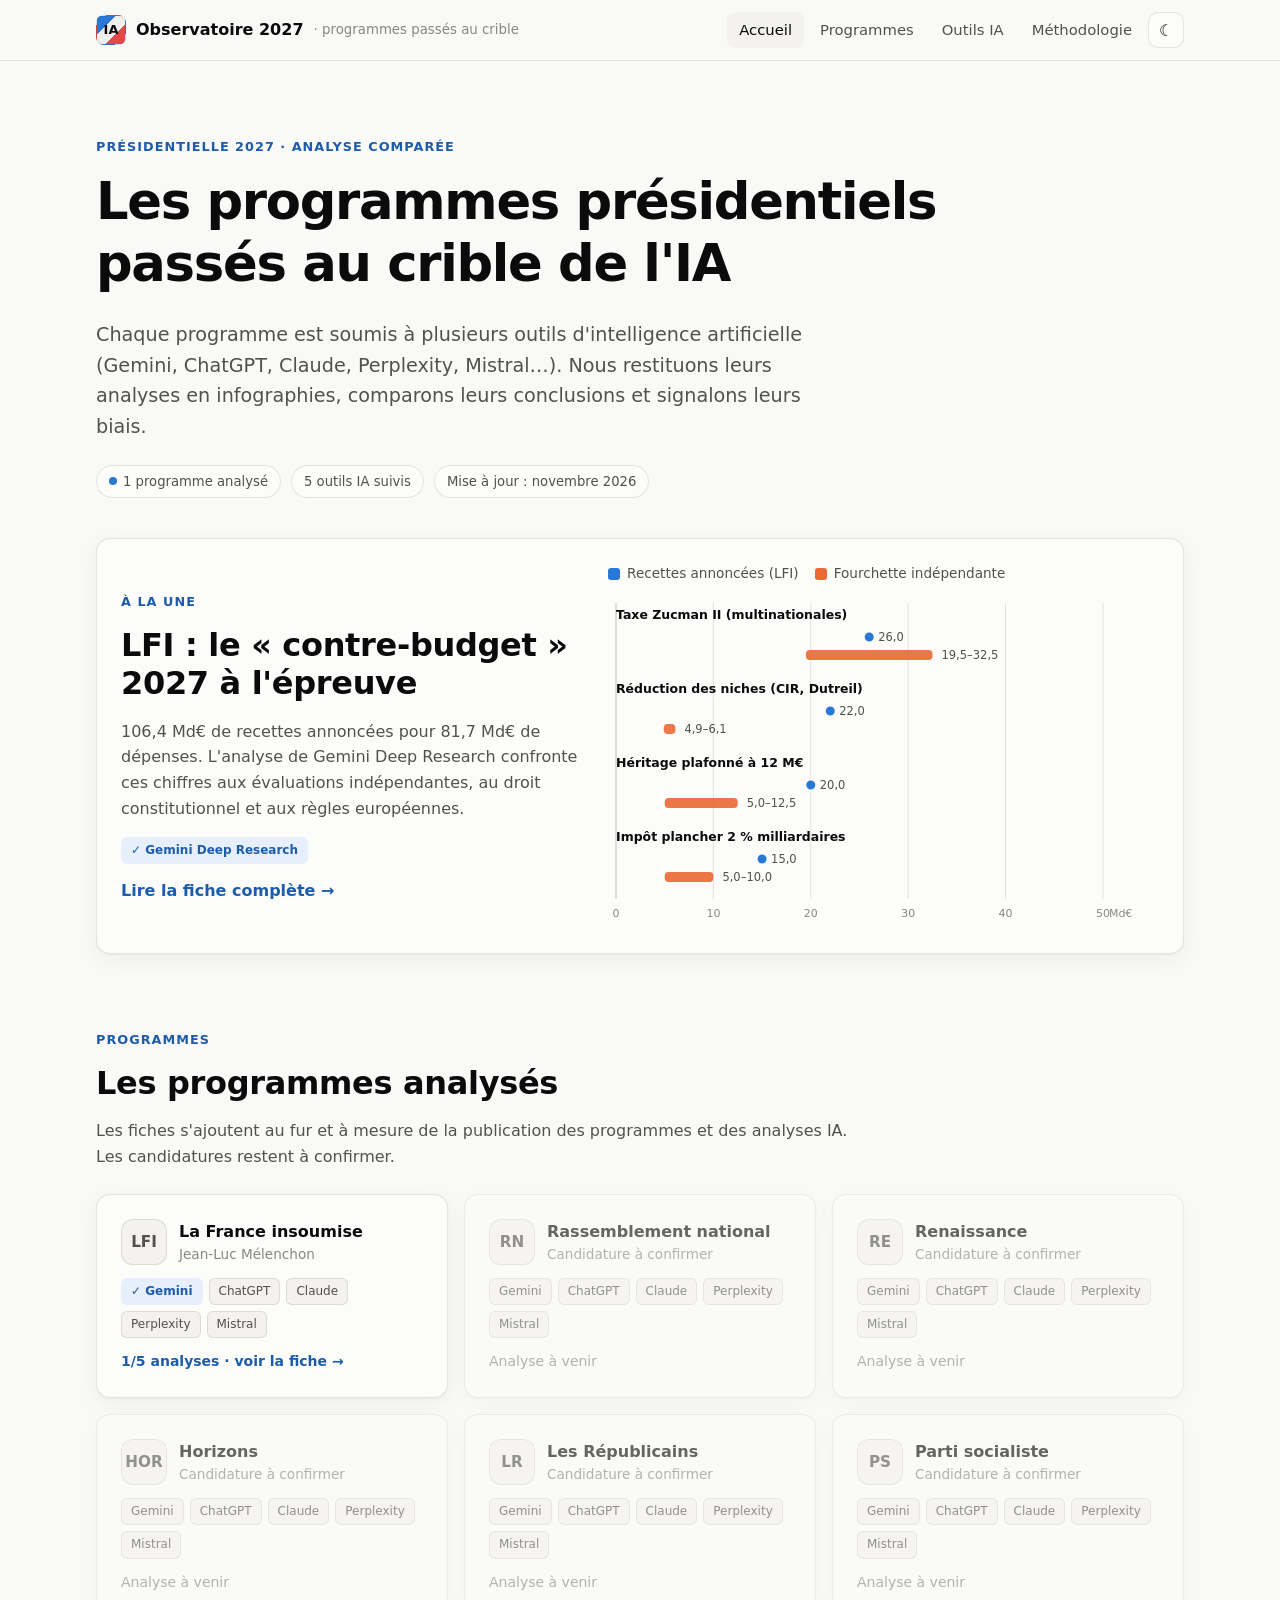
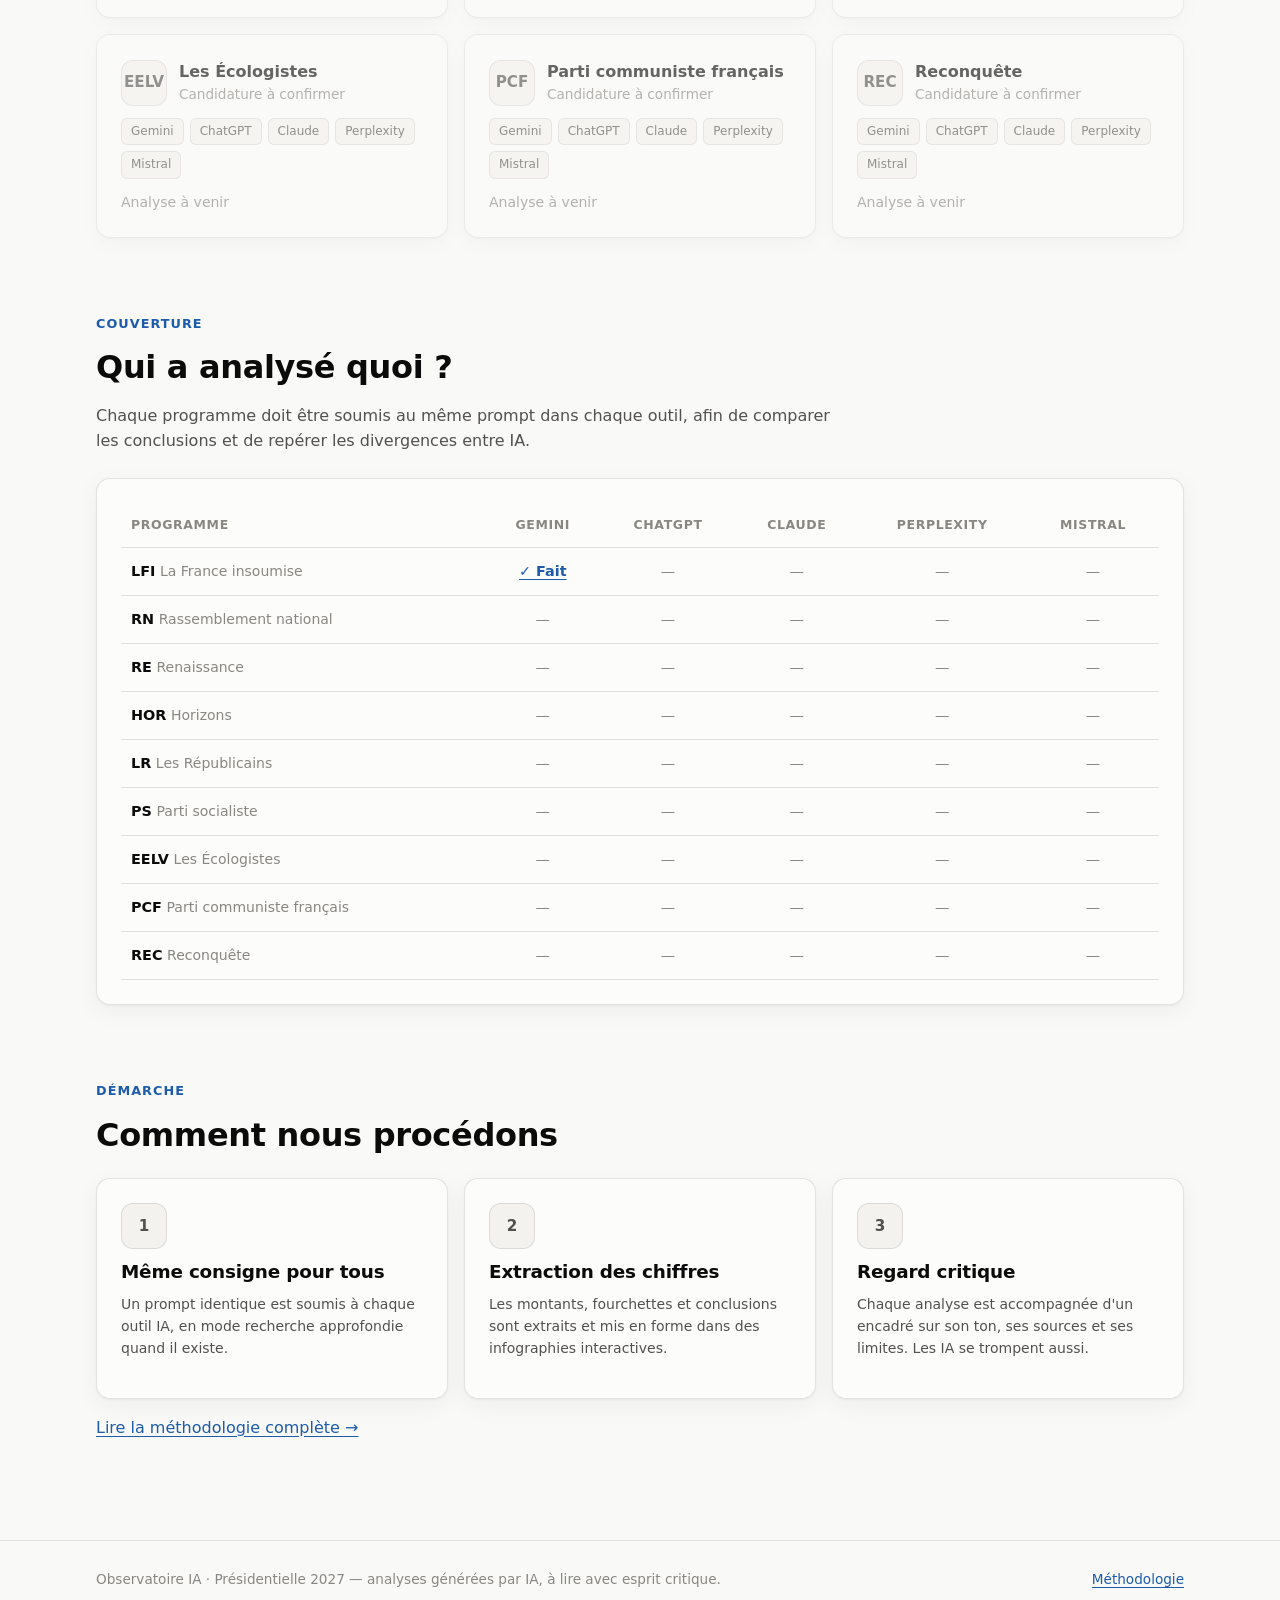
<file: index.html>
<!doctype html>
<html lang="fr">
<head>
<meta charset="utf-8">
<meta name="viewport" content="width=device-width, initial-scale=1">
<title>Observatoire IA 2027</title>
<meta name="description" content="Les programmes de la présidentielle 2027 analysés et comparés par plusieurs outils d'intelligence artificielle.">
<link rel="stylesheet" href="assets/css/style.css">
<script src="assets/js/site.js"></script>
</head>
<body>

<header class="site-header">
  <div class="wrap">
    <a class="brand" href="index.html"><span class="brand-mark">IA</span> Observatoire 2027 <small>· programmes passés au crible</small></a>
    <nav class="nav">
      <a href="index.html" aria-current="page">Accueil</a>
      <a href="#candidats">Programmes</a>
      <a href="#matrice" class="hide-sm">Outils IA</a>
      <a href="methodologie.html" class="hide-sm">Méthodologie</a>
      <button class="theme-btn" aria-label="Changer de thème">☾</button>
    </nav>
  </div>
</header>

<main class="wrap">
  <section class="hero">
    <div class="eyebrow">Présidentielle 2027 · Analyse comparée</div>
    <h1>Les programmes présidentiels<br>passés au crible de l'IA</h1>
    <p class="lede">Chaque programme est soumis à plusieurs outils d'intelligence artificielle (Gemini, ChatGPT, Claude, Perplexity, Mistral…). Nous restituons leurs analyses en infographies, comparons leurs conclusions et signalons leurs biais.</p>
    <div class="hero-meta">
      <span class="pill"><span class="dot" style="background:var(--s-cand)"></span>1 programme analysé</span>
      <span class="pill">5 outils IA suivis</span>
      <span class="pill">Mise à jour : novembre 2026</span>
    </div>
  </section>

  <!-- À la une -->
  <section class="reveal" style="padding-top:0">
    <a class="card" href="programmes/lfi.html" style="display:grid;grid-template-columns:minmax(0,1fr) minmax(0,1.2fr);gap:28px;align-items:center;text-decoration:none;color:inherit" id="feature">
      <div>
        <div class="eyebrow">À la une</div>
        <h2>LFI : le « contre-budget » 2027 à l'épreuve</h2>
        <p class="ink2">106,4 Md€ de recettes annoncées pour 81,7 Md€ de dépenses. L'analyse de Gemini Deep Research confronte ces chiffres aux évaluations indépendantes, au droit constitutionnel et aux règles européennes.</p>
        <div class="ai-badges" style="margin-bottom:14px"><span class="ai-badge done">✓ Gemini Deep Research</span></div>
        <span style="color:var(--accent);font-weight:600">Lire la fiche complète →</span>
      </div>
      <div>
        <div class="legend"><span><i style="background:var(--s-cand)"></i>Recettes annoncées (LFI)</span><span><i style="background:var(--s-indep)"></i>Fourchette indépendante</span></div>
        <div class="chart" id="teaser"></div>
      </div>
    </a>
    <style>@media (max-width:820px){#feature{grid-template-columns:1fr!important}}</style>
  </section>

  <!-- Candidats -->
  <section id="candidats" class="reveal">
    <div class="section-head">
      <div class="eyebrow">Programmes</div>
      <h2>Les programmes analysés</h2>
      <p>Les fiches s'ajoutent au fur et à mesure de la publication des programmes et des analyses IA. Les candidatures restent à confirmer.</p>
    </div>
    <div class="grid g3" id="cand-grid"></div>
  </section>

  <!-- Matrice -->
  <section id="matrice" class="reveal">
    <div class="section-head">
      <div class="eyebrow">Couverture</div>
      <h2>Qui a analysé quoi ?</h2>
      <p>Chaque programme doit être soumis au même prompt dans chaque outil, afin de comparer les conclusions et de repérer les divergences entre IA.</p>
    </div>
    <div class="card table-scroll">
      <table class="matrix" id="matrix"></table>
    </div>
  </section>

  <!-- Comment -->
  <section class="reveal">
    <div class="section-head">
      <div class="eyebrow">Démarche</div>
      <h2>Comment nous procédons</h2>
    </div>
    <div class="grid g3">
      <div class="card"><div class="avatar" style="margin-bottom:12px">1</div><h3>Même consigne pour tous</h3><p class="ink2 small">Un prompt identique est soumis à chaque outil IA, en mode recherche approfondie quand il existe.</p></div>
      <div class="card"><div class="avatar" style="margin-bottom:12px">2</div><h3>Extraction des chiffres</h3><p class="ink2 small">Les montants, fourchettes et conclusions sont extraits et mis en forme dans des infographies interactives.</p></div>
      <div class="card"><div class="avatar" style="margin-bottom:12px">3</div><h3>Regard critique</h3><p class="ink2 small">Chaque analyse est accompagnée d'un encadré sur son ton, ses sources et ses limites. Les IA se trompent aussi.</p></div>
    </div>
    <p style="margin-top:16px"><a href="methodologie.html">Lire la méthodologie complète →</a></p>
  </section>
</main>

<footer class="site-footer">
  <div class="wrap">
    <span>Observatoire IA · Présidentielle 2027 — analyses générées par IA, à lire avec esprit critique.</span>
    <span><a href="methodologie.html">Méthodologie</a></span>
  </div>
</footer>

<script src="assets/js/charts.js"></script>
<script src="assets/js/data-lfi.js"></script>
<script>
(() => {
  const TOOLS = ['Gemini Deep Research', 'ChatGPT Deep Research', 'Claude Research', 'Perplexity Deep Research', 'Mistral Le Chat'];
  const SHORT = ['Gemini', 'ChatGPT', 'Claude', 'Perplexity', 'Mistral'];
  const PROGRAMMES = [
    { id: 'lfi', parti: 'La France insoumise', candidat: 'Jean-Luc Mélenchon', sigle: 'LFI', url: 'programmes/lfi.html', done: ['Gemini Deep Research'] },
    { parti: 'Rassemblement national', candidat: 'Candidature à confirmer', sigle: 'RN', done: [] },
    { parti: 'Renaissance', candidat: 'Candidature à confirmer', sigle: 'RE', done: [] },
    { parti: 'Horizons', candidat: 'Candidature à confirmer', sigle: 'HOR', done: [] },
    { parti: 'Les Républicains', candidat: 'Candidature à confirmer', sigle: 'LR', done: [] },
    { parti: 'Parti socialiste', candidat: 'Candidature à confirmer', sigle: 'PS', done: [] },
    { parti: 'Les Écologistes', candidat: 'Candidature à confirmer', sigle: 'EELV', done: [] },
    { parti: 'Parti communiste français', candidat: 'Candidature à confirmer', sigle: 'PCF', done: [] },
    { parti: 'Reconquête', candidat: 'Candidature à confirmer', sigle: 'REC', done: [] },
  ];

  document.getElementById('cand-grid').innerHTML = PROGRAMMES.map((p) => {
    const ok = p.done.length > 0;
    return `<a class="card cand-card ${ok ? '' : 'pending'}" ${ok ? `href="${p.url}"` : 'aria-disabled="true"'}>
      <div class="cand-top"><div class="avatar">${p.sigle}</div><div><div class="cand-name">${p.parti}</div><div class="cand-party">${p.candidat}</div></div></div>
      <div class="ai-badges">${TOOLS.map((t, i) => `<span class="ai-badge ${p.done.includes(t) ? 'done' : ''}">${p.done.includes(t) ? '✓ ' : ''}${SHORT[i]}</span>`).join('')}</div>
      <div class="small ${ok ? '' : 'muted'}" style="margin-top:auto">${ok ? `<span style="color:var(--accent);font-weight:600">${p.done.length}/${TOOLS.length} analyses · voir la fiche →</span>` : 'Analyse à venir'}</div>
    </a>`;
  }).join('');

  document.getElementById('matrix').innerHTML =
    `<thead><tr><th>Programme</th>${SHORT.map((s) => `<th>${s}</th>`).join('')}</tr></thead><tbody>` +
    PROGRAMMES.map((p) => `<tr><td><strong>${p.sigle}</strong> <span class="muted small">${p.parti}</span></td>${TOOLS.map((t) =>
      p.done.includes(t) ? `<td><a class="cell-done" href="${p.url}">✓ Fait</a></td>` : '<td class="cell-todo">—</td>').join('')}</tr>`).join('') + '</tbody>';

  Charts.rangeChart(document.getElementById('teaser'), LFI.recettes.slice(0, 4), {
    candLabel: 'Annoncé (LFI)', indepLabel: 'Évaluation indépendante', aria: 'Aperçu des recettes fiscales',
  });
})();
</script>
</body>
</html>
</file>
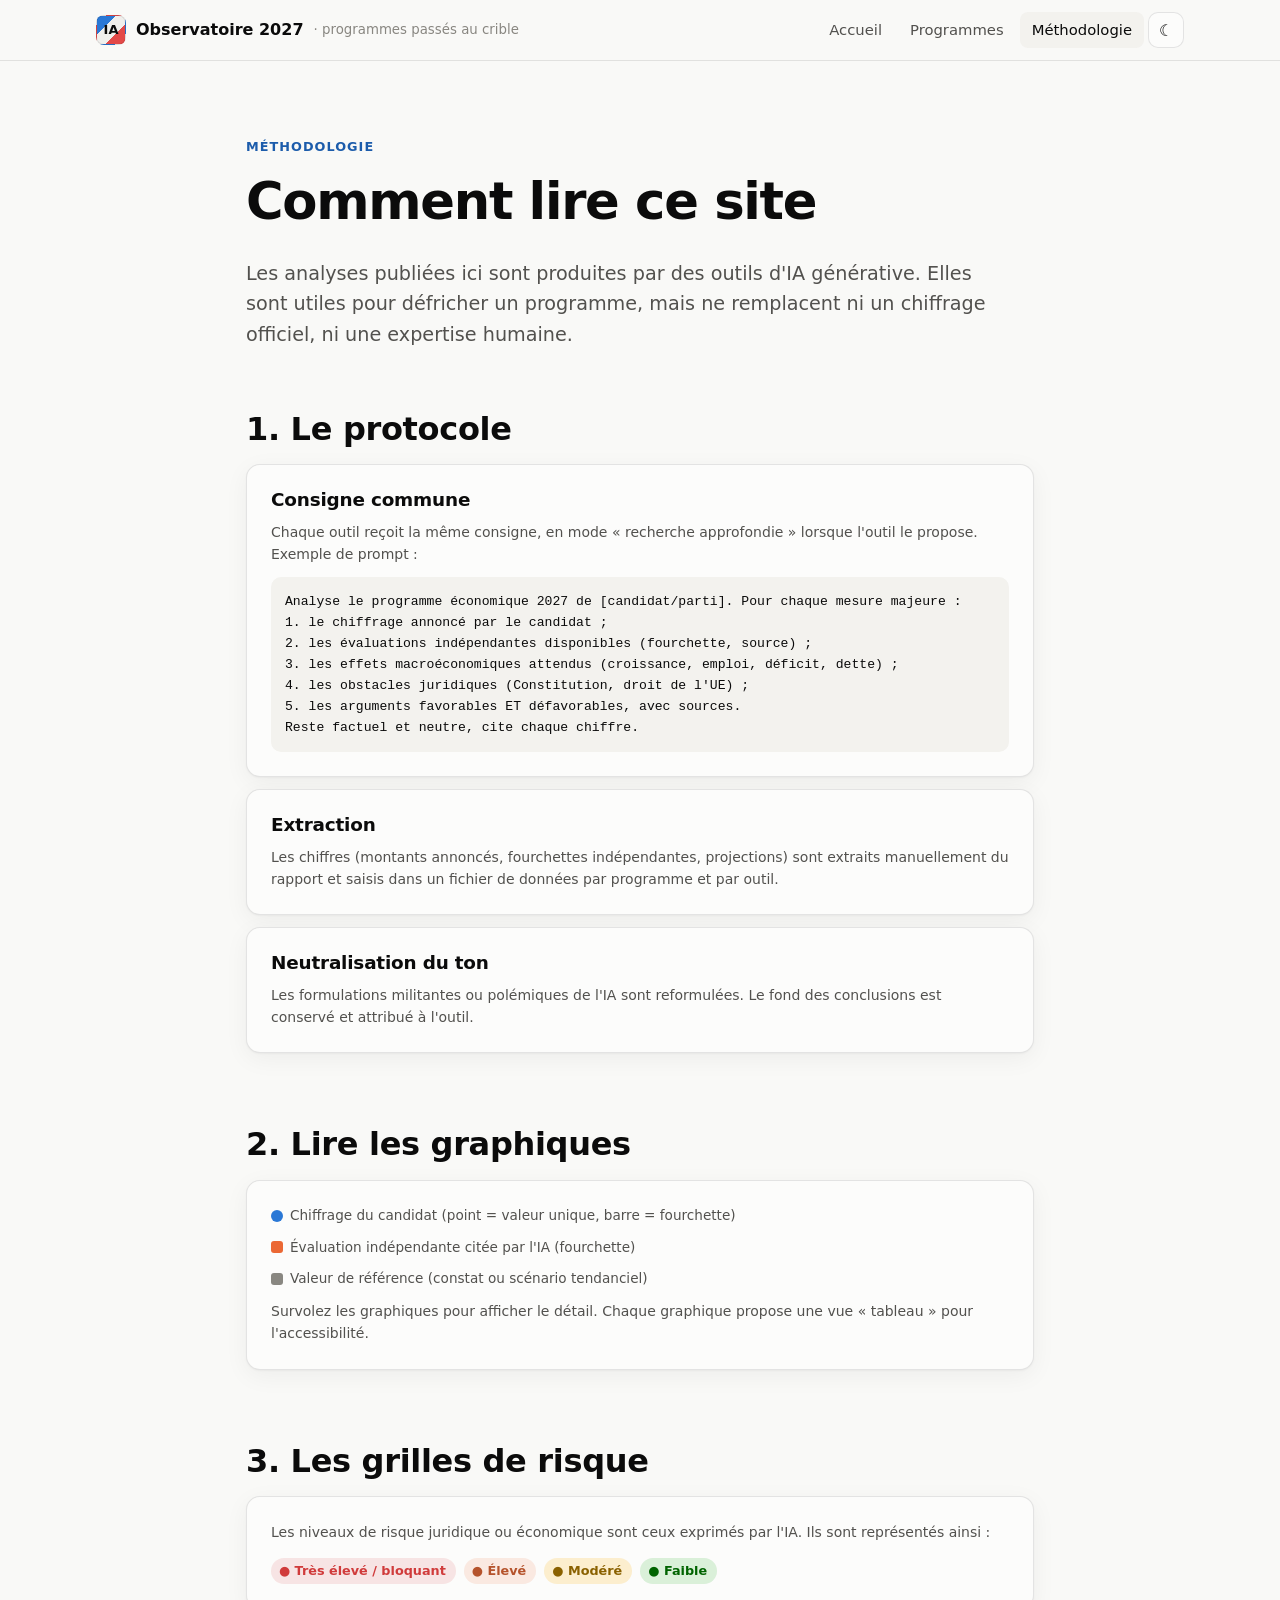
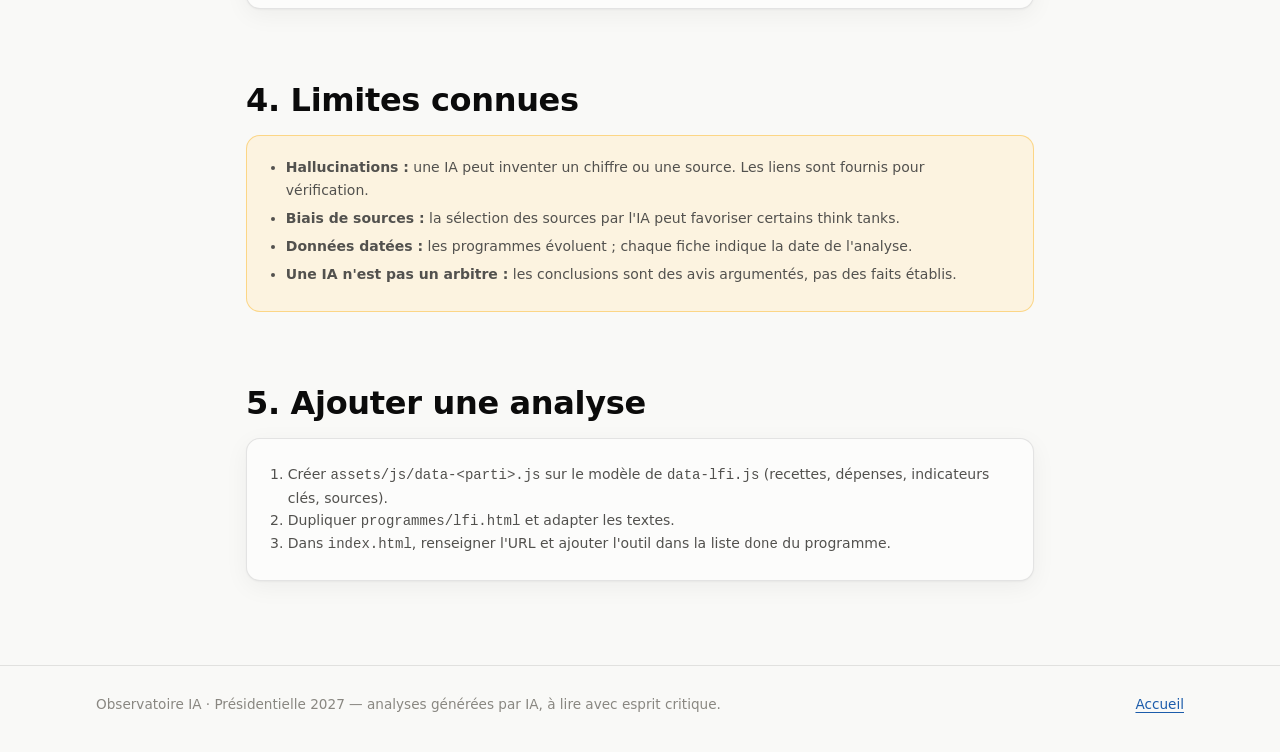
<file: methodologie.html>
<!doctype html>
<html lang="fr">
<head>
<meta charset="utf-8">
<meta name="viewport" content="width=device-width, initial-scale=1">
<title>Méthodologie · Observatoire IA</title>
<link rel="stylesheet" href="assets/css/style.css">
<script src="assets/js/site.js"></script>
</head>
<body>
<header class="site-header">
  <div class="wrap">
    <a class="brand" href="index.html"><span class="brand-mark">IA</span> Observatoire 2027 <small>· programmes passés au crible</small></a>
    <nav class="nav">
      <a href="index.html">Accueil</a>
      <a href="index.html#candidats">Programmes</a>
      <a href="methodologie.html" aria-current="page" class="hide-sm">Méthodologie</a>
      <button class="theme-btn" aria-label="Changer de thème">☾</button>
    </nav>
  </div>
</header>

<main class="wrap" style="max-width:820px">
  <section class="hero">
    <div class="eyebrow">Méthodologie</div>
    <h1>Comment lire ce site</h1>
    <p class="lede">Les analyses publiées ici sont produites par des outils d'IA générative. Elles sont utiles pour défricher un programme, mais ne remplacent ni un chiffrage officiel, ni une expertise humaine.</p>
  </section>

  <section class="reveal" style="padding-top:0">
    <h2>1. Le protocole</h2>
    <div class="grid" style="gap:12px">
      <div class="card"><h3>Consigne commune</h3><p class="ink2 small" style="margin:0">Chaque outil reçoit la même consigne, en mode « recherche approfondie » lorsque l'outil le propose. Exemple de prompt :</p>
        <pre style="white-space:pre-wrap;background:var(--surface-2);padding:14px;border-radius:10px;font-size:.82rem;margin:12px 0 0">Analyse le programme économique 2027 de [candidat/parti]. Pour chaque mesure majeure :
1. le chiffrage annoncé par le candidat ;
2. les évaluations indépendantes disponibles (fourchette, source) ;
3. les effets macroéconomiques attendus (croissance, emploi, déficit, dette) ;
4. les obstacles juridiques (Constitution, droit de l'UE) ;
5. les arguments favorables ET défavorables, avec sources.
Reste factuel et neutre, cite chaque chiffre.</pre></div>
      <div class="card"><h3>Extraction</h3><p class="ink2 small" style="margin:0">Les chiffres (montants annoncés, fourchettes indépendantes, projections) sont extraits manuellement du rapport et saisis dans un fichier de données par programme et par outil.</p></div>
      <div class="card"><h3>Neutralisation du ton</h3><p class="ink2 small" style="margin:0">Les formulations militantes ou polémiques de l'IA sont reformulées. Le fond des conclusions est conservé et attribué à l'outil.</p></div>
    </div>
  </section>

  <section class="reveal">
    <h2>2. Lire les graphiques</h2>
    <div class="card">
      <div class="legend"><span><i class="dot" style="background:var(--s-cand)"></i>Chiffrage du candidat (point = valeur unique, barre = fourchette)</span></div>
      <div class="legend"><span><i style="background:var(--s-indep)"></i>Évaluation indépendante citée par l'IA (fourchette)</span></div>
      <div class="legend"><span><i style="background:var(--muted)"></i>Valeur de référence (constat ou scénario tendanciel)</span></div>
      <p class="ink2 small" style="margin:8px 0 0">Survolez les graphiques pour afficher le détail. Chaque graphique propose une vue « tableau » pour l'accessibilité.</p>
    </div>
  </section>

  <section class="reveal">
    <h2>3. Les grilles de risque</h2>
    <div class="card">
      <p class="small ink2">Les niveaux de risque juridique ou économique sont ceux exprimés par l'IA. Ils sont représentés ainsi :</p>
      <p style="display:flex;flex-wrap:wrap;gap:8px;margin:0">
        <span class="status st-critical">● Très élevé / bloquant</span>
        <span class="status st-serious">● Élevé</span>
        <span class="status st-warning">● Modéré</span>
        <span class="status st-good">● Faible</span>
      </p>
    </div>
  </section>

  <section class="reveal">
    <h2>4. Limites connues</h2>
    <div class="callout warn">
      <ul class="small ink2" style="margin:0">
        <li><strong>Hallucinations :</strong> une IA peut inventer un chiffre ou une source. Les liens sont fournis pour vérification.</li>
        <li><strong>Biais de sources :</strong> la sélection des sources par l'IA peut favoriser certains think tanks.</li>
        <li><strong>Données datées :</strong> les programmes évoluent ; chaque fiche indique la date de l'analyse.</li>
        <li><strong>Une IA n'est pas un arbitre :</strong> les conclusions sont des avis argumentés, pas des faits établis.</li>
      </ul>
    </div>
  </section>

  <section class="reveal">
    <h2>5. Ajouter une analyse</h2>
    <div class="card small ink2">
      <ol style="margin:0;padding-left:1.2em">
        <li>Créer <code>assets/js/data-&lt;parti&gt;.js</code> sur le modèle de <code>data-lfi.js</code> (recettes, dépenses, indicateurs clés, sources).</li>
        <li>Dupliquer <code>programmes/lfi.html</code> et adapter les textes.</li>
        <li>Dans <code>index.html</code>, renseigner l'URL et ajouter l'outil dans la liste <code>done</code> du programme.</li>
      </ol>
    </div>
  </section>
</main>

<footer class="site-footer">
  <div class="wrap">
    <span>Observatoire IA · Présidentielle 2027 — analyses générées par IA, à lire avec esprit critique.</span>
    <span><a href="index.html">Accueil</a></span>
  </div>
</footer>
</body>
</html>
</file>
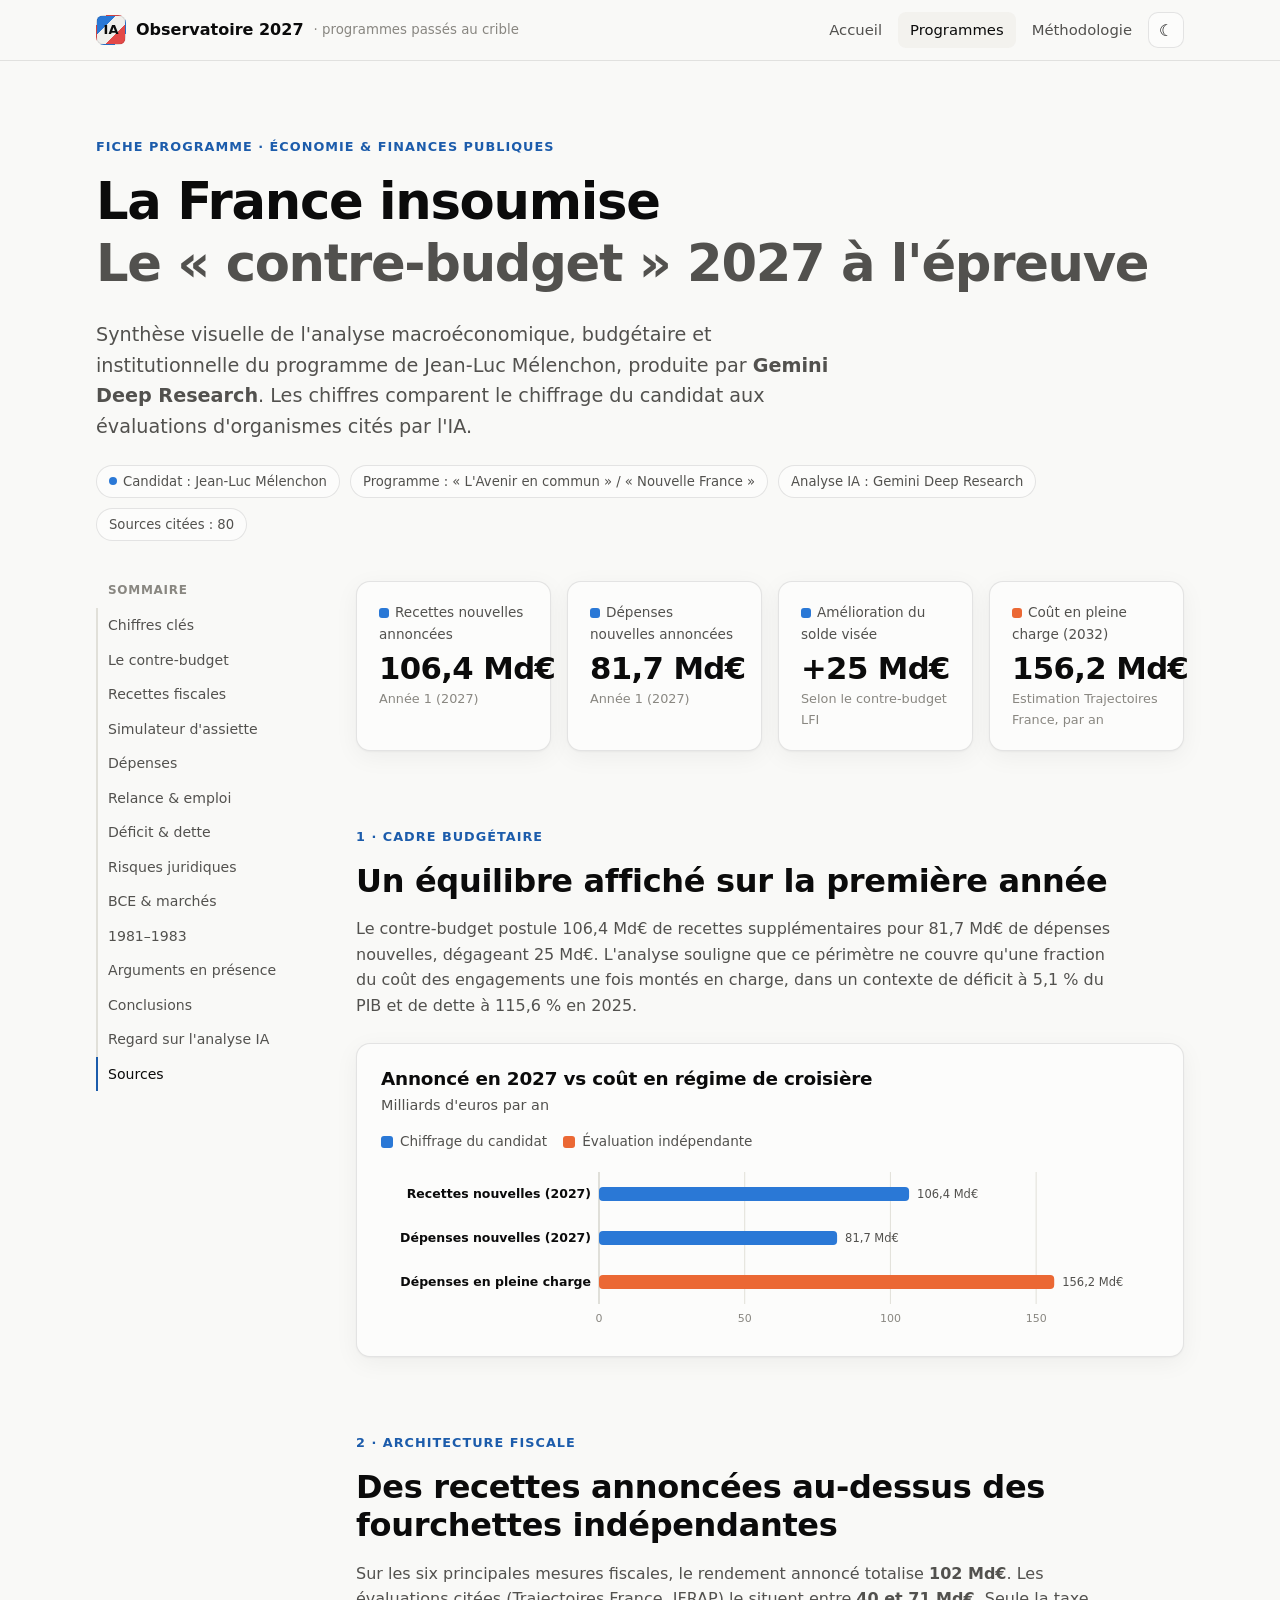
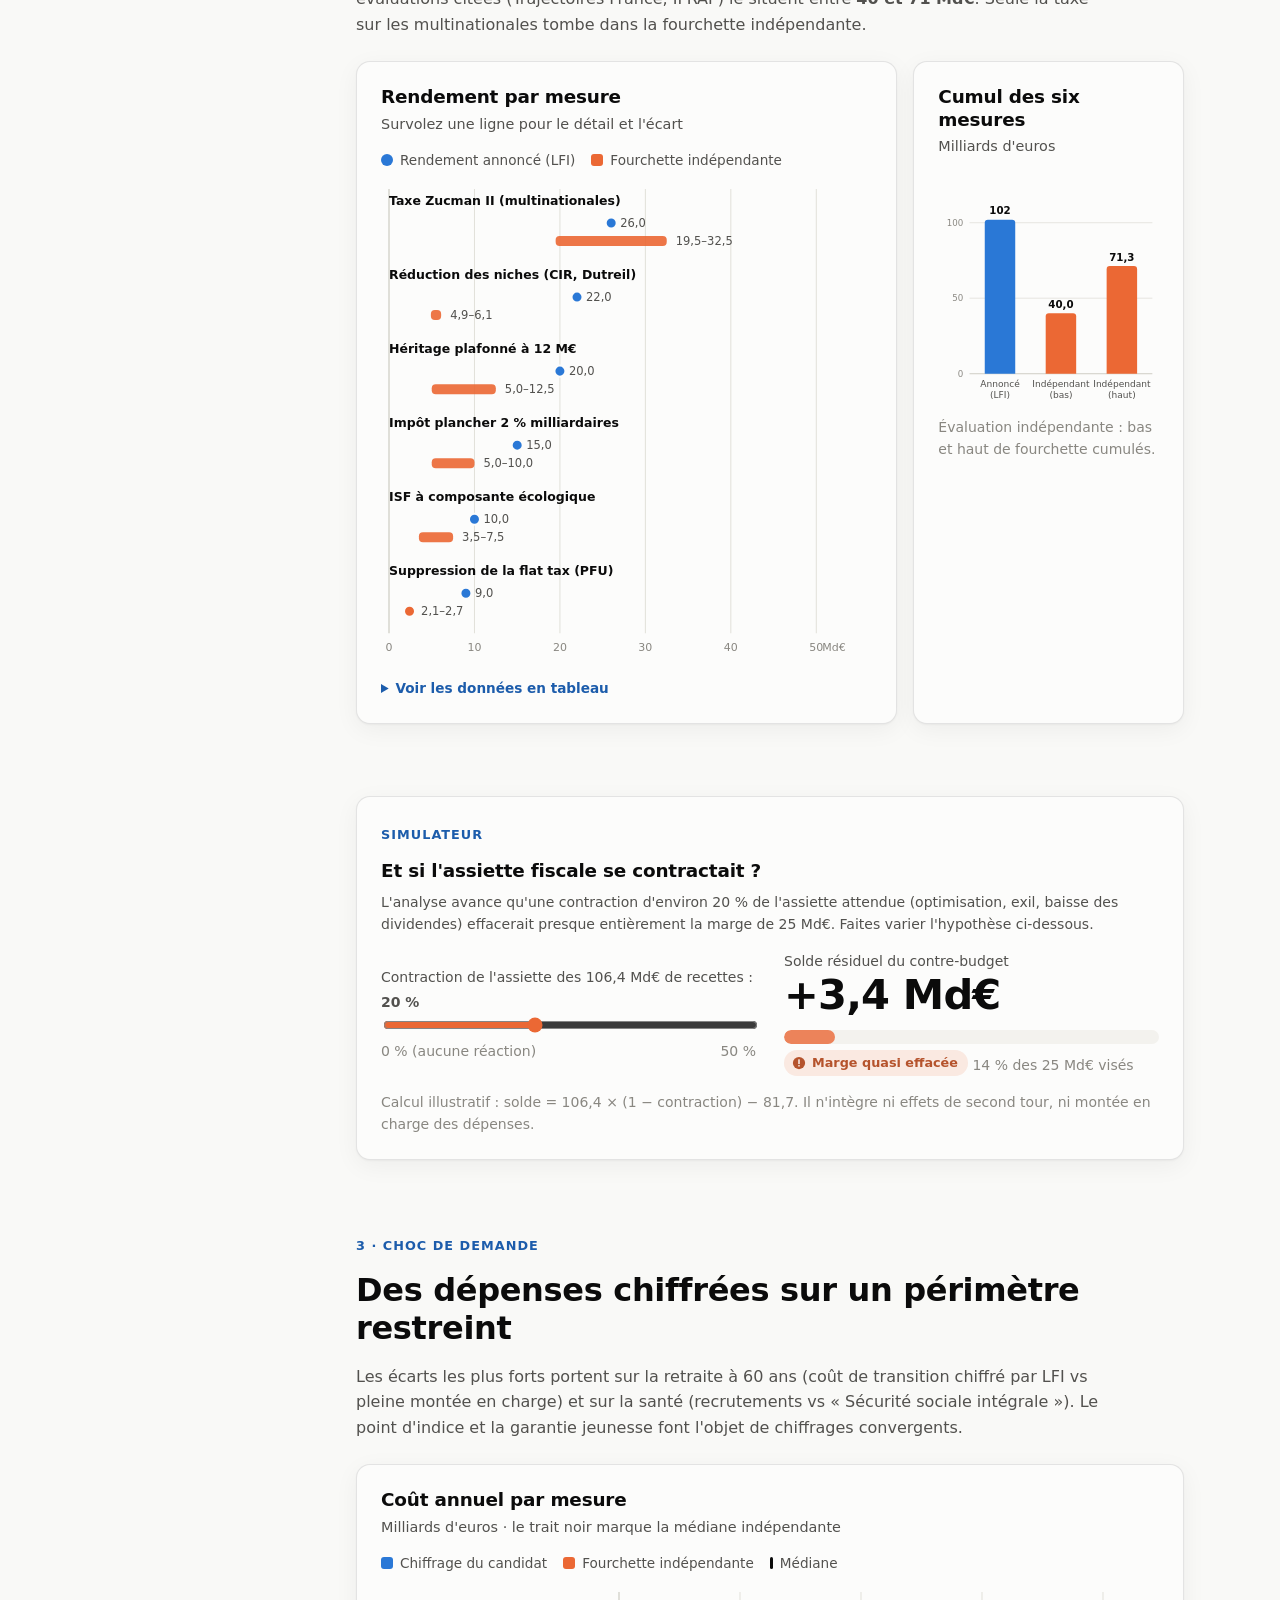
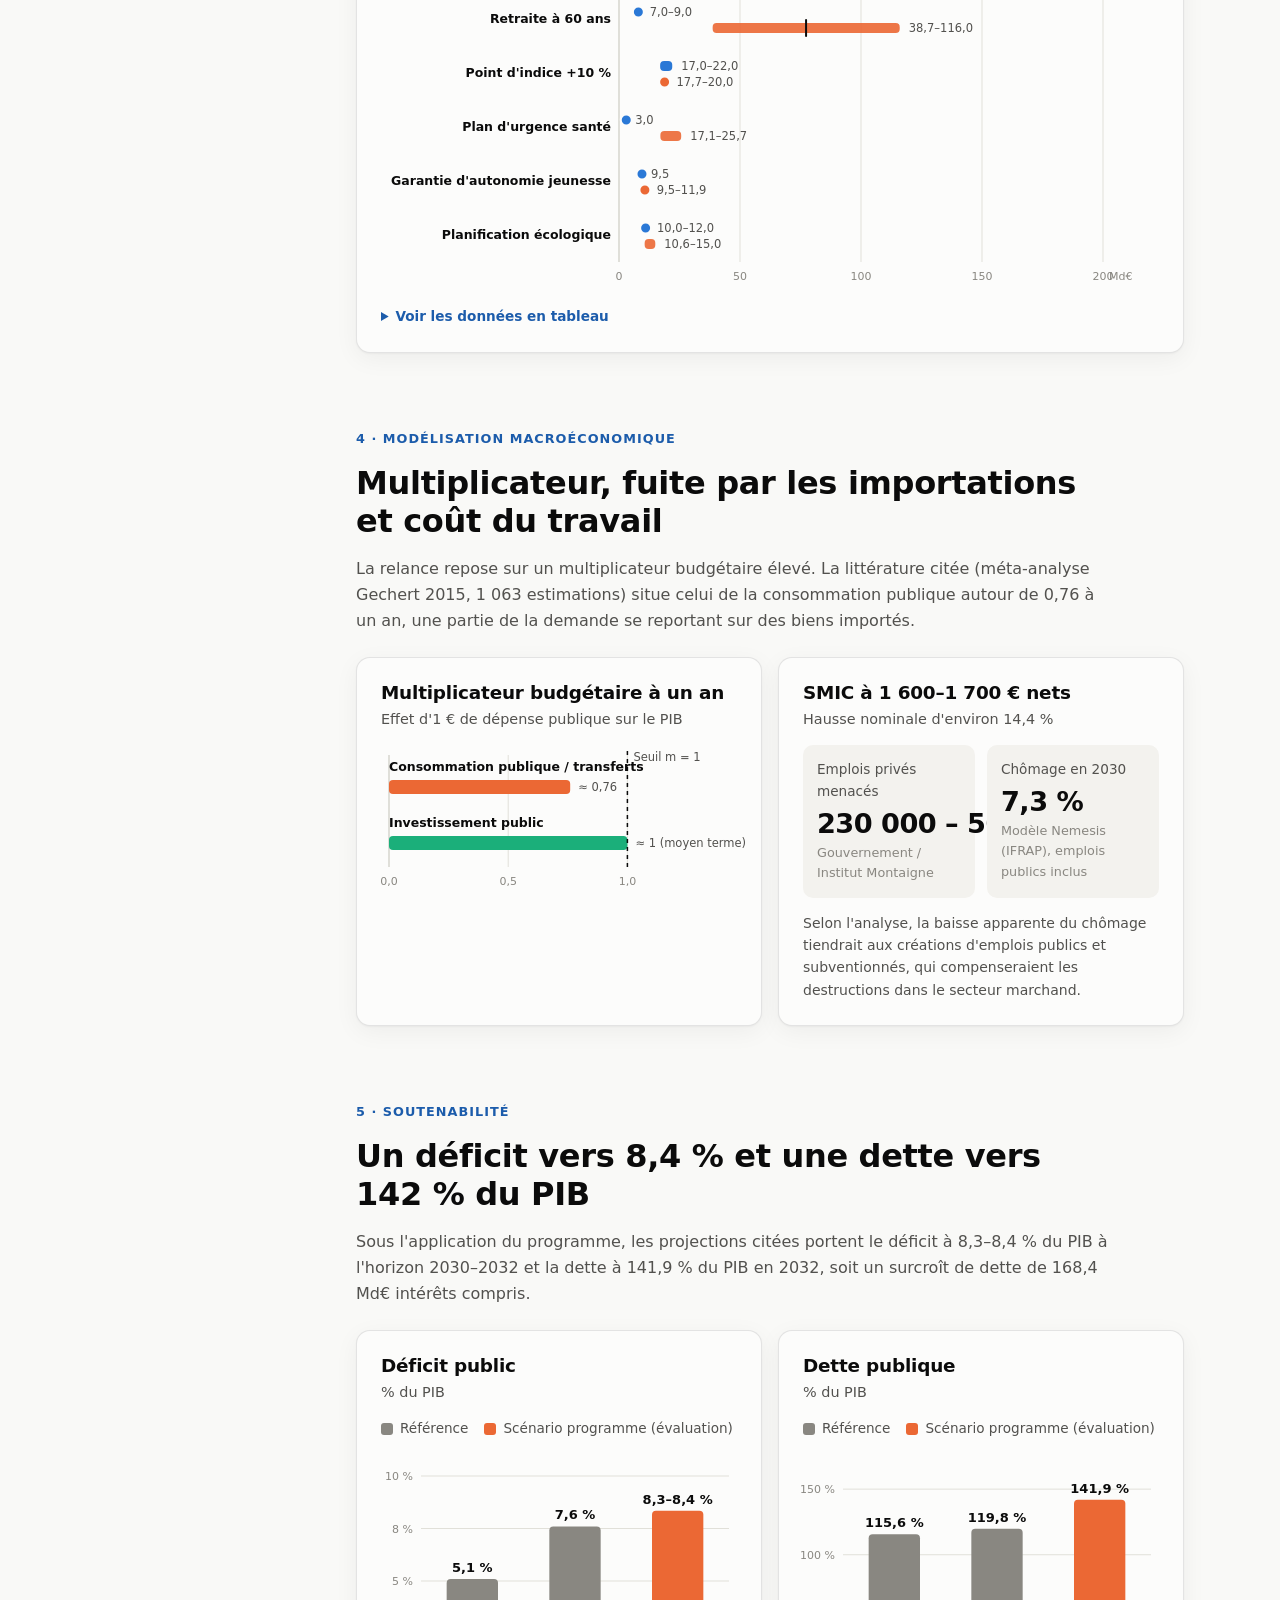
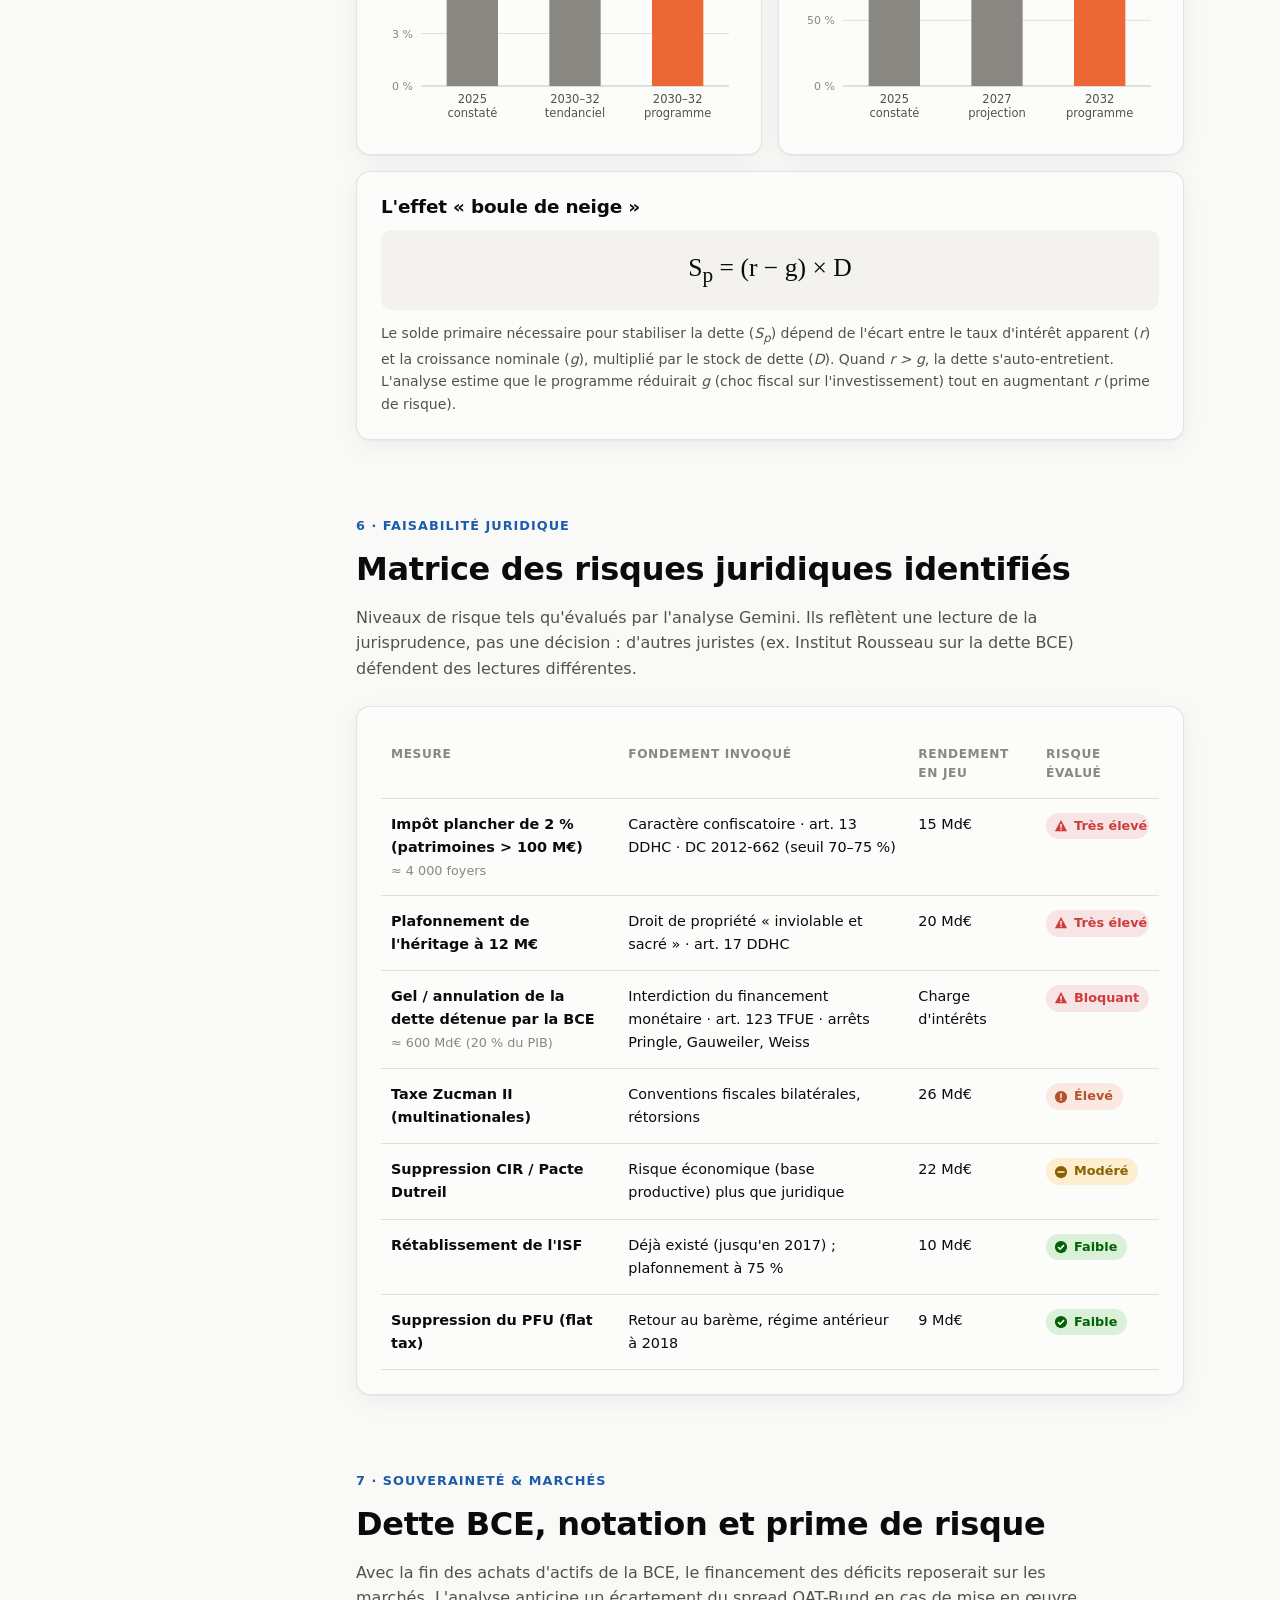
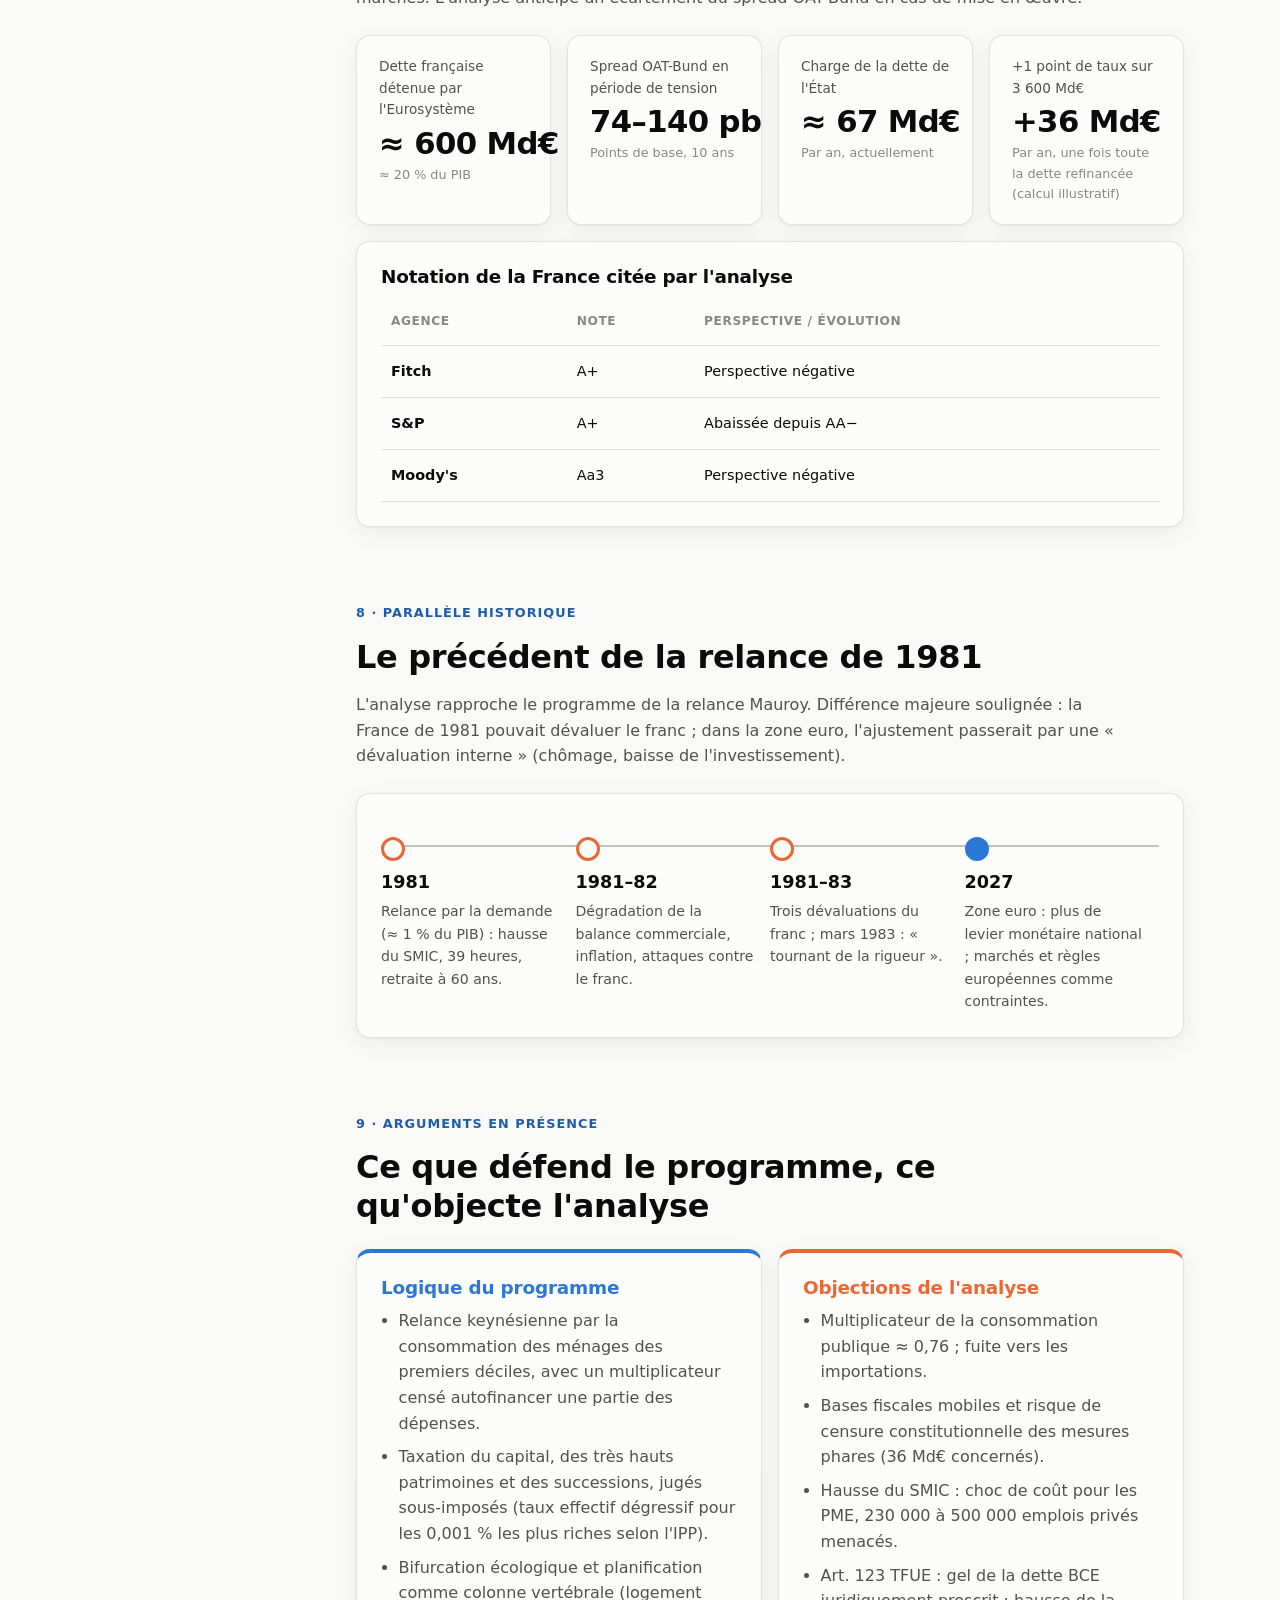
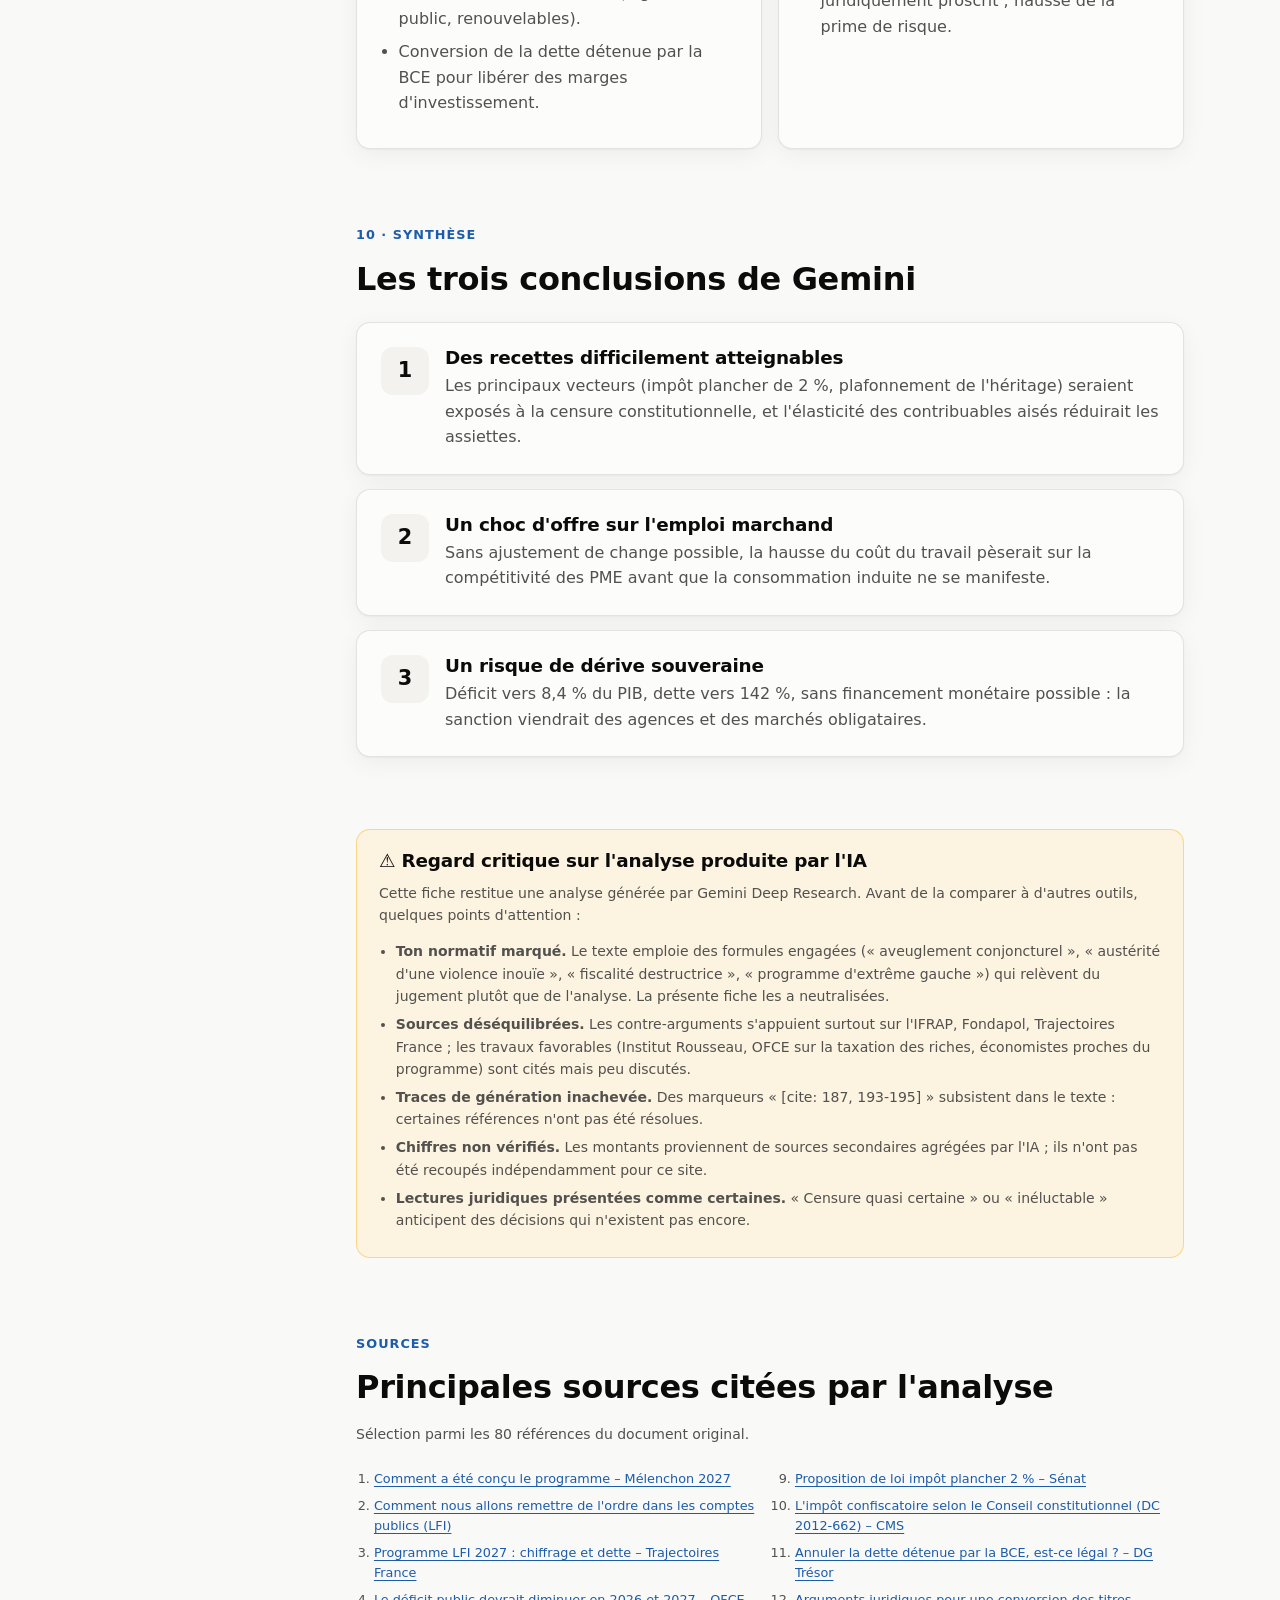
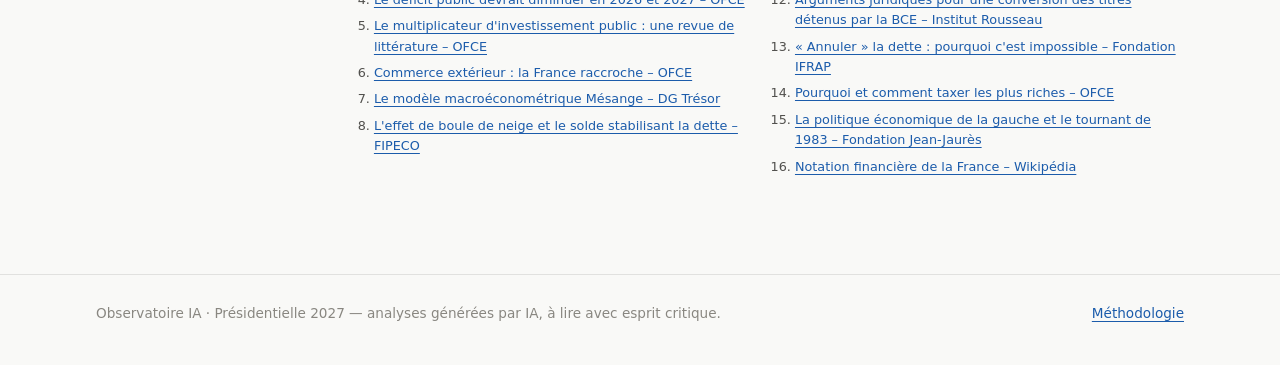
<file: programmes/lfi.html>
<!doctype html>
<html lang="fr">
<head>
<meta charset="utf-8">
<meta name="viewport" content="width=device-width, initial-scale=1">
<title>Programme LFI 2027 · Observatoire IA</title>
<meta name="description" content="Analyse du programme économique 2027 de La France insoumise produite par Gemini Deep Research, avec infographies interactives.">
<link rel="stylesheet" href="../assets/css/style.css">
<script src="../assets/js/site.js"></script>
</head>
<body>

<header class="site-header">
  <div class="wrap">
    <a class="brand" href="../index.html"><span class="brand-mark">IA</span> Observatoire 2027 <small>· programmes passés au crible</small></a>
    <nav class="nav">
      <a href="../index.html">Accueil</a>
      <a href="../index.html#candidats" aria-current="page">Programmes</a>
      <a href="../methodologie.html" class="hide-sm">Méthodologie</a>
      <button class="theme-btn" aria-label="Changer de thème">☾</button>
    </nav>
  </div>
</header>

<main>
  <div class="wrap">
    <section class="hero">
      <div class="eyebrow">Fiche programme · Économie & finances publiques</div>
      <h1>La France insoumise<br><span class="ink2" style="font-weight:600">Le « contre-budget » 2027 à l'épreuve</span></h1>
      <p class="lede">Synthèse visuelle de l'analyse macroéconomique, budgétaire et institutionnelle du programme de Jean-Luc Mélenchon, produite par <strong>Gemini Deep Research</strong>. Les chiffres comparent le chiffrage du candidat aux évaluations d'organismes cités par l'IA.</p>
      <div class="hero-meta">
        <span class="pill"><span class="dot" style="background:var(--s-cand)"></span>Candidat : Jean-Luc Mélenchon</span>
        <span class="pill">Programme : « L'Avenir en commun » / « Nouvelle France »</span>
        <span class="pill">Analyse IA : Gemini Deep Research</span>
        <span class="pill">Sources citées : 80</span>
      </div>
    </section>

    <div class="layout">
      <aside class="toc" aria-label="Sommaire">
        <div class="toc-title">Sommaire</div>
        <a href="#chiffres">Chiffres clés</a>
        <a href="#budget">Le contre-budget</a>
        <a href="#recettes">Recettes fiscales</a>
        <a href="#simulateur">Simulateur d'assiette</a>
        <a href="#depenses">Dépenses</a>
        <a href="#macro">Relance & emploi</a>
        <a href="#dette">Déficit & dette</a>
        <a href="#juridique">Risques juridiques</a>
        <a href="#bce">BCE & marchés</a>
        <a href="#histoire">1981–1983</a>
        <a href="#debat">Arguments en présence</a>
        <a href="#conclusions">Conclusions</a>
        <a href="#critique">Regard sur l'analyse IA</a>
        <a href="#sources">Sources</a>
      </aside>

      <div>
        <!-- ============ CHIFFRES CLÉS ============ -->
        <section id="chiffres" class="reveal" style="padding-top:0">
          <div class="grid g4">
            <div class="card stat"><div class="label"><span class="swatch" style="background:var(--s-cand)"></span>Recettes nouvelles annoncées</div><div class="value">106,4 Md€</div><div class="sub">Année 1 (2027)</div></div>
            <div class="card stat"><div class="label"><span class="swatch" style="background:var(--s-cand)"></span>Dépenses nouvelles annoncées</div><div class="value">81,7 Md€</div><div class="sub">Année 1 (2027)</div></div>
            <div class="card stat"><div class="label"><span class="swatch" style="background:var(--s-cand)"></span>Amélioration du solde visée</div><div class="value">+25 Md€</div><div class="sub">Selon le contre-budget LFI</div></div>
            <div class="card stat"><div class="label"><span class="swatch" style="background:var(--s-indep)"></span>Coût en pleine charge (2032)</div><div class="value">156,2 Md€</div><div class="sub">Estimation Trajectoires France, par an</div></div>
          </div>
        </section>

        <!-- ============ CONTRE-BUDGET ============ -->
        <section id="budget" class="reveal">
          <div class="section-head">
            <div class="eyebrow">1 · Cadre budgétaire</div>
            <h2>Un équilibre affiché sur la première année</h2>
            <p>Le contre-budget postule 106,4 Md€ de recettes supplémentaires pour 81,7 Md€ de dépenses nouvelles, dégageant 25 Md€. L'analyse souligne que ce périmètre ne couvre qu'une fraction du coût des engagements une fois montés en charge, dans un contexte de déficit à 5,1 % du PIB et de dette à 115,6 % en 2025.</p>
          </div>
          <div class="card chart-card">
            <h3>Annoncé en 2027 vs coût en régime de croisière</h3>
            <p class="chart-sub">Milliards d'euros par an</p>
            <div class="legend"><span><i style="background:var(--s-cand)"></i>Chiffrage du candidat</span><span><i style="background:var(--s-indep)"></i>Évaluation indépendante</span></div>
            <div class="chart" id="ch-budget"></div>
          </div>
        </section>

        <!-- ============ RECETTES ============ -->
        <section id="recettes" class="reveal">
          <div class="section-head">
            <div class="eyebrow">2 · Architecture fiscale</div>
            <h2>Des recettes annoncées au-dessus des fourchettes indépendantes</h2>
            <p>Sur les six principales mesures fiscales, le rendement annoncé totalise <strong>102 Md€</strong>. Les évaluations citées (Trajectoires France, IFRAP) le situent entre <strong>40 et 71 Md€</strong>. Seule la taxe sur les multinationales tombe dans la fourchette indépendante.</p>
          </div>
          <div class="grid" style="grid-template-columns:minmax(0,2fr) minmax(0,1fr)" id="rec-grid">
            <div class="card chart-card">
              <h3>Rendement par mesure</h3>
              <p class="chart-sub">Survolez une ligne pour le détail et l'écart</p>
              <div class="legend"><span><i class="dot" style="background:var(--s-cand)"></i>Rendement annoncé (LFI)</span><span><i style="background:var(--s-indep)"></i>Fourchette indépendante</span></div>
              <div class="chart" id="ch-recettes"></div>
              <div id="tb-recettes"></div>
            </div>
            <div class="card chart-card">
              <h3>Cumul des six mesures</h3>
              <p class="chart-sub">Milliards d'euros</p>
              <div class="chart" id="ch-rec-total"></div>
              <p class="small muted" style="margin-top:8px">Évaluation indépendante : bas et haut de fourchette cumulés.</p>
            </div>
          </div>
          <style>@media (max-width:900px){#rec-grid{grid-template-columns:1fr!important}}</style>
        </section>

        <!-- ============ SIMULATEUR ============ -->
        <section id="simulateur" class="reveal">
          <div class="card">
            <div class="eyebrow">Simulateur</div>
            <h3>Et si l'assiette fiscale se contractait ?</h3>
            <p class="ink2 small">L'analyse avance qu'une contraction d'environ 20 % de l'assiette attendue (optimisation, exil, baisse des dividendes) effacerait presque entièrement la marge de 25 Md€. Faites varier l'hypothèse ci-dessous.</p>
            <div class="sim">
              <div>
                <label for="sim-range" class="small ink2">Contraction de l'assiette des 106,4 Md€ de recettes : <strong id="sim-pct">20 %</strong></label>
                <input id="sim-range" type="range" min="0" max="50" step="1" value="20">
                <div class="small muted" style="display:flex;justify-content:space-between"><span>0 % (aucune réaction)</span><span>50 %</span></div>
              </div>
              <div>
                <div class="small ink2">Solde résiduel du contre-budget</div>
                <div class="sim-out tnum" id="sim-out">+3,7 Md€</div>
                <div class="sim-bar"><div id="sim-bar"></div></div>
                <div class="small" id="sim-status"></div>
              </div>
            </div>
            <p class="small muted" style="margin:14px 0 0">Calcul illustratif : solde = 106,4 × (1 − contraction) − 81,7. Il n'intègre ni effets de second tour, ni montée en charge des dépenses.</p>
          </div>
        </section>

        <!-- ============ DÉPENSES ============ -->
        <section id="depenses" class="reveal">
          <div class="section-head">
            <div class="eyebrow">3 · Choc de demande</div>
            <h2>Des dépenses chiffrées sur un périmètre restreint</h2>
            <p>Les écarts les plus forts portent sur la retraite à 60 ans (coût de transition chiffré par LFI vs pleine montée en charge) et sur la santé (recrutements vs « Sécurité sociale intégrale »). Le point d'indice et la garantie jeunesse font l'objet de chiffrages convergents.</p>
          </div>
          <div class="card chart-card">
            <h3>Coût annuel par mesure</h3>
            <p class="chart-sub">Milliards d'euros · le trait noir marque la médiane indépendante</p>
            <div class="legend"><span><i style="background:var(--s-cand)"></i>Chiffrage du candidat</span><span><i style="background:var(--s-indep)"></i>Fourchette indépendante</span><span><i class="line" style="background:var(--ink);width:3px;height:12px"></i>Médiane</span></div>
            <div class="chart" id="ch-depenses"></div>
            <div id="tb-depenses"></div>
          </div>
        </section>

        <!-- ============ MACRO ============ -->
        <section id="macro" class="reveal">
          <div class="section-head">
            <div class="eyebrow">4 · Modélisation macroéconomique</div>
            <h2>Multiplicateur, fuite par les importations et coût du travail</h2>
            <p>La relance repose sur un multiplicateur budgétaire élevé. La littérature citée (méta-analyse Gechert 2015, 1 063 estimations) situe celui de la consommation publique autour de 0,76 à un an, une partie de la demande se reportant sur des biens importés.</p>
          </div>
          <div class="grid g2">
            <div class="card chart-card">
              <h3>Multiplicateur budgétaire à un an</h3>
              <p class="chart-sub">Effet d'1 € de dépense publique sur le PIB</p>
              <div class="chart" id="ch-mult"></div>
            </div>
            <div class="card chart-card">
              <h3>SMIC à 1 600–1 700 € nets</h3>
              <p class="chart-sub">Hausse nominale d'environ 14,4 %</p>
              <div class="grid g2" style="gap:12px;margin-top:8px">
                <div class="stat" style="padding:14px;background:var(--surface-2);border-radius:10px"><div class="label">Emplois privés menacés</div><div class="value" style="font-size:1.7rem">230 000 – 500 000</div><div class="sub">Gouvernement / Institut Montaigne</div></div>
                <div class="stat" style="padding:14px;background:var(--surface-2);border-radius:10px"><div class="label">Chômage en 2030</div><div class="value" style="font-size:1.7rem">7,3 %</div><div class="sub">Modèle Nemesis (IFRAP), emplois publics inclus</div></div>
              </div>
              <p class="small ink2" style="margin:14px 0 0">Selon l'analyse, la baisse apparente du chômage tiendrait aux créations d'emplois publics et subventionnés, qui compenseraient les destructions dans le secteur marchand.</p>
            </div>
          </div>
        </section>

        <!-- ============ DETTE ============ -->
        <section id="dette" class="reveal">
          <div class="section-head">
            <div class="eyebrow">5 · Soutenabilité</div>
            <h2>Un déficit vers 8,4 % et une dette vers 142 % du PIB</h2>
            <p>Sous l'application du programme, les projections citées portent le déficit à 8,3–8,4 % du PIB à l'horizon 2030–2032 et la dette à 141,9 % du PIB en 2032, soit un surcroît de dette de 168,4 Md€ intérêts compris.</p>
          </div>
          <div class="grid g2">
            <div class="card chart-card">
              <h3>Déficit public</h3>
              <p class="chart-sub">% du PIB</p>
              <div class="legend"><span><i style="background:var(--muted)"></i>Référence</span><span><i style="background:var(--s-indep)"></i>Scénario programme (évaluation)</span></div>
              <div class="chart" id="ch-deficit"></div>
            </div>
            <div class="card chart-card">
              <h3>Dette publique</h3>
              <p class="chart-sub">% du PIB</p>
              <div class="legend"><span><i style="background:var(--muted)"></i>Référence</span><span><i style="background:var(--s-indep)"></i>Scénario programme (évaluation)</span></div>
              <div class="chart" id="ch-dette"></div>
            </div>
          </div>
          <div class="card" style="margin-top:16px">
            <h3>L'effet « boule de neige »</h3>
            <div class="formula">S<sub>p</sub> = (r − g) × D</div>
            <p class="ink2 small" style="margin:0">Le solde primaire nécessaire pour stabiliser la dette (<em>S<sub>p</sub></em>) dépend de l'écart entre le taux d'intérêt apparent (<em>r</em>) et la croissance nominale (<em>g</em>), multiplié par le stock de dette (<em>D</em>). Quand <em>r &gt; g</em>, la dette s'auto-entretient. L'analyse estime que le programme réduirait <em>g</em> (choc fiscal sur l'investissement) tout en augmentant <em>r</em> (prime de risque).</p>
          </div>
        </section>

        <!-- ============ JURIDIQUE ============ -->
        <section id="juridique" class="reveal">
          <div class="section-head">
            <div class="eyebrow">6 · Faisabilité juridique</div>
            <h2>Matrice des risques juridiques identifiés</h2>
            <p>Niveaux de risque tels qu'évalués par l'analyse Gemini. Ils reflètent une lecture de la jurisprudence, pas une décision : d'autres juristes (ex. Institut Rousseau sur la dette BCE) défendent des lectures différentes.</p>
          </div>
          <div class="card table-scroll">
            <table class="risk-table">
              <thead><tr><th>Mesure</th><th>Fondement invoqué</th><th>Rendement en jeu</th><th>Risque évalué</th></tr></thead>
              <tbody>
                <tr><td>Impôt plancher de 2 % (patrimoines &gt; 100 M€)<span class="ref">≈ 4 000 foyers</span></td><td>Caractère confiscatoire · art. 13 DDHC · DC 2012-662 (seuil 70–75 %)</td><td class="tnum">15 Md€</td><td data-status="critical">Très élevé</td></tr>
                <tr><td>Plafonnement de l'héritage à 12 M€</td><td>Droit de propriété « inviolable et sacré » · art. 17 DDHC</td><td class="tnum">20 Md€</td><td data-status="critical">Très élevé</td></tr>
                <tr><td>Gel / annulation de la dette détenue par la BCE<span class="ref">≈ 600 Md€ (20 % du PIB)</span></td><td>Interdiction du financement monétaire · art. 123 TFUE · arrêts Pringle, Gauweiler, Weiss</td><td class="tnum">Charge d'intérêts</td><td data-status="critical">Bloquant</td></tr>
                <tr><td>Taxe Zucman II (multinationales)</td><td>Conventions fiscales bilatérales, rétorsions</td><td class="tnum">26 Md€</td><td data-status="serious">Élevé</td></tr>
                <tr><td>Suppression CIR / Pacte Dutreil</td><td>Risque économique (base productive) plus que juridique</td><td class="tnum">22 Md€</td><td data-status="warning">Modéré</td></tr>
                <tr><td>Rétablissement de l'ISF</td><td>Déjà existé (jusqu'en 2017) ; plafonnement à 75 %</td><td class="tnum">10 Md€</td><td data-status="good">Faible</td></tr>
                <tr><td>Suppression du PFU (flat tax)</td><td>Retour au barème, régime antérieur à 2018</td><td class="tnum">9 Md€</td><td data-status="good">Faible</td></tr>
              </tbody>
            </table>
          </div>
        </section>

        <!-- ============ BCE ============ -->
        <section id="bce" class="reveal">
          <div class="section-head">
            <div class="eyebrow">7 · Souveraineté & marchés</div>
            <h2>Dette BCE, notation et prime de risque</h2>
            <p>Avec la fin des achats d'actifs de la BCE, le financement des déficits reposerait sur les marchés. L'analyse anticipe un écartement du spread OAT-Bund en cas de mise en œuvre.</p>
          </div>
          <div class="grid g4">
            <div class="card stat"><div class="label">Dette française détenue par l'Eurosystème</div><div class="value">≈ 600 Md€</div><div class="sub">≈ 20 % du PIB</div></div>
            <div class="card stat"><div class="label">Spread OAT-Bund en période de tension</div><div class="value">74–140 pb</div><div class="sub">Points de base, 10 ans</div></div>
            <div class="card stat"><div class="label">Charge de la dette de l'État</div><div class="value">≈ 67 Md€</div><div class="sub">Par an, actuellement</div></div>
            <div class="card stat"><div class="label">+1 point de taux sur 3 600 Md€</div><div class="value">+36 Md€</div><div class="sub">Par an, une fois toute la dette refinancée (calcul illustratif)</div></div>
          </div>
          <div class="card" style="margin-top:16px">
            <h3>Notation de la France citée par l'analyse</h3>
            <div class="table-scroll">
              <table class="risk-table">
                <thead><tr><th>Agence</th><th>Note</th><th>Perspective / évolution</th></tr></thead>
                <tbody>
                  <tr><td>Fitch</td><td class="tnum">A+</td><td>Perspective négative</td></tr>
                  <tr><td>S&amp;P</td><td class="tnum">A+</td><td>Abaissée depuis AA−</td></tr>
                  <tr><td>Moody's</td><td class="tnum">Aa3</td><td>Perspective négative</td></tr>
                </tbody>
              </table>
            </div>
          </div>
        </section>

        <!-- ============ HISTOIRE ============ -->
        <section id="histoire" class="reveal">
          <div class="section-head">
            <div class="eyebrow">8 · Parallèle historique</div>
            <h2>Le précédent de la relance de 1981</h2>
            <p>L'analyse rapproche le programme de la relance Mauroy. Différence majeure soulignée : la France de 1981 pouvait dévaluer le franc ; dans la zone euro, l'ajustement passerait par une « dévaluation interne » (chômage, baisse de l'investissement).</p>
          </div>
          <div class="card">
            <div class="timeline">
              <div class="tl-item"><div class="tl-year">1981</div><p>Relance par la demande (≈ 1 % du PIB) : hausse du SMIC, 39 heures, retraite à 60 ans.</p></div>
              <div class="tl-item"><div class="tl-year">1981–82</div><p>Dégradation de la balance commerciale, inflation, attaques contre le franc.</p></div>
              <div class="tl-item"><div class="tl-year">1981–83</div><p>Trois dévaluations du franc ; mars 1983 : « tournant de la rigueur ».</p></div>
              <div class="tl-item now"><div class="tl-year">2027</div><p>Zone euro : plus de levier monétaire national ; marchés et règles européennes comme contraintes.</p></div>
            </div>
          </div>
        </section>

        <!-- ============ DÉBAT ============ -->
        <section id="debat" class="reveal">
          <div class="section-head">
            <div class="eyebrow">9 · Arguments en présence</div>
            <h2>Ce que défend le programme, ce qu'objecte l'analyse</h2>
          </div>
          <div class="versus">
            <div class="card">
              <h3 style="color:var(--s-cand)">Logique du programme</h3>
              <ul class="ink2">
                <li>Relance keynésienne par la consommation des ménages des premiers déciles, avec un multiplicateur censé autofinancer une partie des dépenses.</li>
                <li>Taxation du capital, des très hauts patrimoines et des successions, jugés sous-imposés (taux effectif dégressif pour les 0,001 % les plus riches selon l'IPP).</li>
                <li>Bifurcation écologique et planification comme colonne vertébrale (logement public, renouvelables).</li>
                <li>Conversion de la dette détenue par la BCE pour libérer des marges d'investissement.</li>
              </ul>
            </div>
            <div class="card contra">
              <h3 style="color:var(--s-indep)">Objections de l'analyse</h3>
              <ul class="ink2">
                <li>Multiplicateur de la consommation publique ≈ 0,76 ; fuite vers les importations.</li>
                <li>Bases fiscales mobiles et risque de censure constitutionnelle des mesures phares (36 Md€ concernés).</li>
                <li>Hausse du SMIC : choc de coût pour les PME, 230 000 à 500 000 emplois privés menacés.</li>
                <li>Art. 123 TFUE : gel de la dette BCE juridiquement proscrit ; hausse de la prime de risque.</li>
              </ul>
            </div>
          </div>
        </section>

        <!-- ============ CONCLUSIONS ============ -->
        <section id="conclusions" class="reveal">
          <div class="section-head">
            <div class="eyebrow">10 · Synthèse</div>
            <h2>Les trois conclusions de Gemini</h2>
          </div>
          <div class="conclusions">
            <div class="card conclusion"><div><h3>Des recettes difficilement atteignables</h3><p>Les principaux vecteurs (impôt plancher de 2 %, plafonnement de l'héritage) seraient exposés à la censure constitutionnelle, et l'élasticité des contribuables aisés réduirait les assiettes.</p></div></div>
            <div class="card conclusion"><div><h3>Un choc d'offre sur l'emploi marchand</h3><p>Sans ajustement de change possible, la hausse du coût du travail pèserait sur la compétitivité des PME avant que la consommation induite ne se manifeste.</p></div></div>
            <div class="card conclusion"><div><h3>Un risque de dérive souveraine</h3><p>Déficit vers 8,4 % du PIB, dette vers 142 %, sans financement monétaire possible : la sanction viendrait des agences et des marchés obligataires.</p></div></div>
          </div>
        </section>

        <!-- ============ CRITIQUE ============ -->
        <section id="critique" class="reveal">
          <div class="callout warn">
            <h3>⚠ Regard critique sur l'analyse produite par l'IA</h3>
            <p class="small ink2">Cette fiche restitue une analyse générée par Gemini Deep Research. Avant de la comparer à d'autres outils, quelques points d'attention :</p>
            <ul class="small ink2">
              <li><strong>Ton normatif marqué.</strong> Le texte emploie des formules engagées (« aveuglement conjoncturel », « austérité d'une violence inouïe », « fiscalité destructrice », « programme d'extrême gauche ») qui relèvent du jugement plutôt que de l'analyse. La présente fiche les a neutralisées.</li>
              <li><strong>Sources déséquilibrées.</strong> Les contre-arguments s'appuient surtout sur l'IFRAP, Fondapol, Trajectoires France ; les travaux favorables (Institut Rousseau, OFCE sur la taxation des riches, économistes proches du programme) sont cités mais peu discutés.</li>
              <li><strong>Traces de génération inachevée.</strong> Des marqueurs « [cite: 187, 193-195] » subsistent dans le texte : certaines références n'ont pas été résolues.</li>
              <li><strong>Chiffres non vérifiés.</strong> Les montants proviennent de sources secondaires agrégées par l'IA ; ils n'ont pas été recoupés indépendamment pour ce site.</li>
              <li><strong>Lectures juridiques présentées comme certaines.</strong> « Censure quasi certaine » ou « inéluctable » anticipent des décisions qui n'existent pas encore.</li>
            </ul>
          </div>
        </section>

        <!-- ============ SOURCES ============ -->
        <section id="sources" class="reveal">
          <div class="section-head">
            <div class="eyebrow">Sources</div>
            <h2>Principales sources citées par l'analyse</h2>
            <p class="small">Sélection parmi les 80 références du document original.</p>
          </div>
          <ol class="sources" id="sources-list"></ol>
        </section>
      </div>
    </div>
  </div>
</main>

<footer class="site-footer">
  <div class="wrap">
    <span>Observatoire IA · Présidentielle 2027 — analyses générées par IA, à lire avec esprit critique.</span>
    <span><a href="../methodologie.html">Méthodologie</a></span>
  </div>
</footer>

<script src="../assets/js/charts.js"></script>
<script src="../assets/js/data-lfi.js"></script>
<script>
(() => {
  const { fmt, css } = Charts;
  const ICONS = {
    critical: '<svg viewBox="0 0 16 16" fill="currentColor"><path d="M8 1 15 14H1z"/><rect x="7.2" y="5.5" width="1.6" height="4.6" fill="#fff"/><rect x="7.2" y="11" width="1.6" height="1.6" fill="#fff"/></svg>',
    serious:  '<svg viewBox="0 0 16 16" fill="currentColor"><circle cx="8" cy="8" r="7"/><rect x="7.2" y="3.8" width="1.6" height="5.4" fill="#fff"/><rect x="7.2" y="10.4" width="1.6" height="1.6" fill="#fff"/></svg>',
    warning:  '<svg viewBox="0 0 16 16" fill="currentColor"><circle cx="8" cy="8" r="7"/><rect x="4" y="7.2" width="8" height="1.6" fill="#fff"/></svg>',
    good:     '<svg viewBox="0 0 16 16" fill="currentColor"><circle cx="8" cy="8" r="7"/><path d="M4.6 8.2 7 10.5l4.4-4.6" stroke="#fff" stroke-width="1.8" fill="none"/></svg>',
  };
  document.querySelectorAll('[data-status]').forEach((td) => {
    const s = td.dataset.status;
    td.innerHTML = `<span class="status st-${s}">${ICONS[s]}${td.textContent}</span>`;
  });

  // 1. Budget
  Charts.barH(document.getElementById('ch-budget'), [
    { label: 'Recettes nouvelles (2027)', value: 106.4, color: css('--s-cand'), display: '106,4 Md€', note: 'Contre-budget LFI' },
    { label: 'Dépenses nouvelles (2027)', value: 81.7, color: css('--s-cand'), display: '81,7 Md€', note: 'Contre-budget LFI — première année' },
    { label: 'Dépenses en pleine charge', value: 156.2, color: css('--s-indep'), display: '156,2 Md€', note: 'Trajectoires France, horizon 2032, ensemble des mesures du programme' },
  ], { max: 175, tickDigits: 0, measure: 'Montant annuel', aria: 'Recettes et dépenses du contre-budget' });

  // 2. Recettes
  Charts.rangeChart(document.getElementById('ch-recettes'), LFI.recettes, {
    candLabel: 'Annoncé (LFI)', indepLabel: 'Évaluation indépendante', aria: 'Rendement des mesures fiscales',
  });
  Charts.dataTable(document.getElementById('tb-recettes'), ['Mesure', 'LFI (Md€)', 'Indépendant (Md€)'],
    LFI.recettes.map((r) => [r.label, fmt(r.cand), Charts.rangeTxt(r.indep, '')]));

  const sumLo = LFI.recettes.reduce((s, r) => s + r.indep[0], 0);
  const sumHi = LFI.recettes.reduce((s, r) => s + r.indep[1], 0);
  const sumC = LFI.recettes.reduce((s, r) => s + r.cand, 0);
  Charts.columnChart(document.getElementById('ch-rec-total'), [
    { label: 'Annoncé\n(LFI)', value: sumC, color: css('--s-cand'), display: fmt(sumC, 0) },
    { label: 'Indépendant\n(bas)', value: sumLo, color: css('--s-indep'), display: fmt(sumLo) },
    { label: 'Indépendant\n(haut)', value: sumHi, color: css('--s-indep'), display: fmt(sumHi) },
  ], { height: 300, max: 120, measure: 'Cumul (Md€)', aria: 'Cumul des recettes' });

  // 3. Simulateur
  const rg = document.getElementById('sim-range');
  const upd = () => {
    const p = +rg.value / 100;
    const solde = LFI.kpi.recettes * (1 - p) - LFI.kpi.depenses;
    document.getElementById('sim-pct').textContent = rg.value + ' %';
    const out = document.getElementById('sim-out');
    out.textContent = (solde >= 0 ? '+' : '−') + fmt(Math.abs(solde)) + ' Md€';
    const share = Math.max(0, Math.min(1, solde / LFI.kpi.soldeAnnonce));
    const bar = document.getElementById('sim-bar');
    bar.style.width = (solde >= 0 ? share * 100 : 100) + '%';
    let s, label;
    if (solde >= 15) { s = 'good'; label = 'Marge préservée'; }
    else if (solde >= 5) { s = 'warning'; label = 'Marge entamée'; }
    else if (solde >= 0) { s = 'serious'; label = 'Marge quasi effacée'; }
    else { s = 'critical'; label = 'Le contre-budget creuse le déficit'; }
    bar.style.background = css('--' + s);
    document.getElementById('sim-status').innerHTML =
      `<span class="status st-${s}">${ICONS[s]}${label}</span> <span class="muted">${fmt(share * 100, 0)} % des 25 Md€ visés</span>`;
  };
  rg.addEventListener('input', upd); upd();
  document.addEventListener('themechange', upd);

  // 4. Dépenses
  Charts.rangeChart(document.getElementById('ch-depenses'), LFI.depenses, {
    candLabel: 'Chiffrage LFI', indepLabel: 'Évaluation indépendante', aria: 'Coût des principales dépenses',
  });
  Charts.dataTable(document.getElementById('tb-depenses'), ['Mesure', 'LFI (Md€)', 'Indépendant (Md€)', 'Médiane'],
    LFI.depenses.map((r) => [r.label, Charts.rangeTxt(r.cand, ''), Charts.rangeTxt(r.indep, ''), r.median ? fmt(r.median) : '—']));

  // 5. Multiplicateur
  Charts.barH(document.getElementById('ch-mult'), [
    { label: 'Consommation publique / transferts', value: 0.76, color: css('--s-indep'), display: '≈ 0,76', note: 'Estimation OCDE à un an (revue OFCE / Gechert 2015)' },
    { label: 'Investissement public', value: 1.0, color: css('--s-3'), display: '≈ 1 (moyen terme)', note: 'Peut avoisiner ou dépasser 1 à moyen terme grâce aux gains de productivité' },
  ], { max: 1.25, refLine: { value: 1, label: 'Seuil m = 1' }, measure: 'Multiplicateur', aria: 'Multiplicateurs budgétaires' });

  // 6. Déficit & dette
  const ref = css('--muted'), sc = css('--s-indep');
  Charts.columnChart(document.getElementById('ch-deficit'), [
    { label: '2025\nconstaté', value: 5.1, color: ref, display: '5,1 %' },
    { label: '2030–32\ntendanciel', value: 7.6, color: ref, display: '7,6 %', note: 'Scénario de référence sans le programme' },
    { label: '2030–32\nprogramme', value: 8.35, color: sc, display: '8,3–8,4 %', note: 'Trajectoires France' },
  ], { suffix: ' %', max: 10, measure: 'Déficit (% PIB)', aria: 'Déficit public' });
  Charts.columnChart(document.getElementById('ch-dette'), [
    { label: '2025\nconstaté', value: 115.6, color: ref, display: '115,6 %' },
    { label: '2027\nprojection', value: 119.8, color: ref, display: '119,8 %', note: 'Projection OFCE citée' },
    { label: '2032\nprogramme', value: 141.9, color: sc, display: '141,9 %', note: 'Surcroît de dette estimé : 168,4 Md€ (intérêts inclus)' },
  ], { suffix: ' %', max: 160, measure: 'Dette (% PIB)', aria: 'Dette publique' });

  // Sources
  document.getElementById('sources-list').innerHTML = LFI.sources
    .map(([t, u]) => `<li><a href="${u}" target="_blank" rel="noopener">${t}</a></li>`).join('');
})();
</script>
</body>
</html>
</file>
<file: assets/css/style.css>
/* =========================================================
   Observatoire IA · Présidentielle 2027 — feuille de style
   ========================================================= */
:root {
  color-scheme: light;
  --page: #f9f9f7;
  --surface: #fcfcfb;
  --surface-2: #f3f2ee;
  --ink: #0b0b0b;
  --ink-2: #52514e;
  --muted: #898781;
  --grid: #e1e0d9;
  --axis: #c3c2b7;
  --border: rgba(11, 11, 11, 0.10);
  --accent: #1c5cab;
  --accent-soft: #e6effb;

  /* séries */
  --s-cand: #2a78d6;   /* chiffrage du candidat */
  --s-indep: #eb6834;  /* évaluation indépendante */
  --s-3: #1baf7a;

  /* statuts (réservés) */
  --good: #0ca30c;
  --warning: #fab219;
  --serious: #ec835a;
  --critical: #d03b3b;

  --radius: 14px;
  --shadow: 0 1px 2px rgba(0,0,0,.04), 0 6px 24px rgba(0,0,0,.05);
  --font: system-ui, -apple-system, "Segoe UI", Roboto, sans-serif;
  --maxw: 1120px;
}
@media (prefers-color-scheme: dark) {
  :root:not([data-theme="light"]) {
    color-scheme: dark;
    --page: #0d0d0d;
    --surface: #1a1a19;
    --surface-2: #222220;
    --ink: #f0efec;
    --ink-2: #c3c2b7;
    --muted: #898781;
    --grid: #2c2c2a;
    --axis: #383835;
    --border: rgba(255,255,255,0.10);
    --accent: #86b6ef;
    --accent-soft: #16263b;
    --s-cand: #3987e5;
    --s-indep: #d95926;
    --s-3: #199e70;
    --shadow: none;
  }
}
:root[data-theme="dark"] {
  color-scheme: dark;
  --page: #0d0d0d;
  --surface: #1a1a19;
  --surface-2: #222220;
  --ink: #f0efec;
  --ink-2: #c3c2b7;
  --muted: #898781;
  --grid: #2c2c2a;
  --axis: #383835;
  --border: rgba(255,255,255,0.10);
  --accent: #86b6ef;
  --accent-soft: #16263b;
  --s-cand: #3987e5;
  --s-indep: #d95926;
  --s-3: #199e70;
  --shadow: none;
}

* { box-sizing: border-box; }
html { scroll-behavior: smooth; }
body {
  margin: 0;
  background: var(--page);
  color: var(--ink);
  font-family: var(--font);
  font-size: 16px;
  line-height: 1.6;
  -webkit-font-smoothing: antialiased;
}
a { color: var(--accent); text-underline-offset: 3px; }
img, svg { max-width: 100%; }
h1, h2, h3, h4 { line-height: 1.2; letter-spacing: -0.01em; margin: 0 0 .5em; }
h1 { font-size: clamp(2rem, 4.5vw, 3.2rem); letter-spacing: -0.025em; }
h2 { font-size: clamp(1.45rem, 2.6vw, 2rem); }
h3 { font-size: 1.15rem; }
p { margin: 0 0 1em; }
.wrap { max-width: var(--maxw); margin: 0 auto; padding: 0 16px; }
.muted { color: var(--muted); }
.ink2 { color: var(--ink-2); }
.small { font-size: .875rem; }
.tnum { font-variant-numeric: tabular-nums; }

/* ---------- Header ---------- */
.site-header {
  position: sticky; top: 0; z-index: 50;
  background: color-mix(in srgb, var(--page) 88%, transparent);
  backdrop-filter: saturate(1.4) blur(10px);
  border-bottom: 1px solid var(--border);
}
.site-header .wrap { display: flex; align-items: center; gap: 20px; height: 60px; }
.brand { display: flex; align-items: center; gap: 10px; font-weight: 700; color: var(--ink); text-decoration: none; white-space: nowrap; }
.brand-mark {
  width: 30px; height: 30px; border-radius: 8px;
  background: linear-gradient(135deg, #2a78d6 0 33%, #f0efec 33% 66%, #e34948 66%);
  border: 1px solid var(--border);
  display: grid; place-items: center; font-size: 13px; color: #0b0b0b; font-weight: 800;
}
.brand small { font-weight: 500; color: var(--muted); }
.nav { display: flex; gap: 4px; margin-left: auto; align-items: center; }
.nav a { color: var(--ink-2); text-decoration: none; padding: 6px 12px; border-radius: 8px; font-size: .925rem; }
.nav a:hover, .nav a[aria-current="page"] { background: var(--surface-2); color: var(--ink); }
.theme-btn {
  border: 1px solid var(--border); background: var(--surface); color: var(--ink);
  width: 36px; height: 36px; border-radius: 10px; cursor: pointer; font-size: 16px;
}
@media (max-width: 720px) {
  .brand small { display: none; }
  .nav a.hide-sm { display: none; }
}

/* ---------- Hero ---------- */
.hero { padding: 72px 0 40px; }
.eyebrow {
  display: inline-flex; align-items: center; gap: 8px;
  font-size: .8rem; font-weight: 600; text-transform: uppercase; letter-spacing: .08em;
  color: var(--accent); margin-bottom: 14px;
}
.lede { font-size: 1.2rem; color: var(--ink-2); max-width: 760px; }
.hero-meta { display: flex; flex-wrap: wrap; gap: 10px; margin-top: 22px; }
.pill {
  display: inline-flex; align-items: center; gap: 6px;
  padding: 5px 12px; border-radius: 999px; font-size: .825rem;
  background: var(--surface); border: 1px solid var(--border); color: var(--ink-2);
}
.pill .dot { width: 8px; height: 8px; border-radius: 50%; background: var(--muted); }

/* ---------- Sections & cards ---------- */
section { padding: 36px 0; }
.section-head { max-width: 760px; margin-bottom: 24px; }
.section-head p { color: var(--ink-2); }
.card {
  background: var(--surface); border: 1px solid var(--border);
  border-radius: var(--radius); padding: 24px; box-shadow: var(--shadow);
}
.grid { display: grid; gap: 16px; }
.g2 { grid-template-columns: repeat(2, minmax(0, 1fr)); }
.g3 { grid-template-columns: repeat(3, minmax(0, 1fr)); }
.g4 { grid-template-columns: repeat(4, minmax(0, 1fr)); }
@media (max-width: 900px) { .g3, .g4 { grid-template-columns: repeat(2, minmax(0, 1fr)); } }
@media (max-width: 600px) { .g2, .g3, .g4 { grid-template-columns: 1fr; } }

/* ---------- Stat tiles ---------- */
.stat { padding: 20px 22px; }
.stat .label { font-size: .85rem; color: var(--ink-2); }
.stat .value { font-size: clamp(1.5rem, 2.4vw, 2.1rem); white-space: nowrap; font-weight: 700; letter-spacing: -0.02em; line-height: 1.1; margin: 6px 0 4px; }
.stat .sub { font-size: .8rem; color: var(--muted); }
.stat .swatch { display: inline-block; width: 10px; height: 10px; border-radius: 3px; margin-right: 6px; vertical-align: middle; }

/* ---------- Candidats ---------- */
.cand-card { display: flex; flex-direction: column; gap: 12px; text-decoration: none; color: inherit; transition: transform .15s, border-color .15s; }
.cand-card:hover { transform: translateY(-2px); border-color: var(--accent); }
.cand-card.pending { opacity: .62; pointer-events: none; }
.cand-top { display: flex; align-items: center; gap: 12px; }
.avatar {
  width: 46px; height: 46px; border-radius: 12px; flex: none;
  display: grid; place-items: center; font-weight: 800; font-size: .95rem;
  background: var(--surface-2); color: var(--ink-2); border: 1px solid var(--border);
}
.cand-name { font-weight: 700; }
.cand-party { font-size: .85rem; color: var(--muted); }
.ai-badges { display: flex; flex-wrap: wrap; gap: 6px; }
.ai-badge {
  font-size: .75rem; padding: 3px 9px; border-radius: 6px;
  border: 1px solid var(--border); color: var(--ink-2); background: var(--surface-2);
}
.ai-badge.done { background: var(--accent-soft); color: var(--accent); border-color: transparent; font-weight: 600; }

/* ---------- Matrice IA ---------- */
.matrix { width: 100%; border-collapse: separate; border-spacing: 0; font-size: .9rem; }
.matrix th, .matrix td { padding: 12px 10px; text-align: center; border-bottom: 1px solid var(--grid); }
.matrix th:first-child, .matrix td:first-child { text-align: left; }
.matrix thead th { font-size: .78rem; text-transform: uppercase; letter-spacing: .05em; color: var(--muted); font-weight: 600; }
.cell-done { display: inline-flex; align-items: center; gap: 5px; color: var(--accent); font-weight: 600; }
.cell-todo { color: var(--muted); }
.table-scroll { overflow-x: auto; }

/* ---------- Charts ---------- */
.chart-card h3 { margin-bottom: 4px; }
.chart-card .chart-sub { color: var(--ink-2); font-size: .9rem; margin-bottom: 14px; }
.legend { display: flex; flex-wrap: wrap; gap: 16px; font-size: .85rem; color: var(--ink-2); margin-bottom: 10px; }
.legend span { display: inline-flex; align-items: center; gap: 7px; }
.legend i { width: 12px; height: 12px; border-radius: 3px; display: inline-block; }
.legend i.line { height: 3px; border-radius: 2px; }
.legend i.dot { border-radius: 50%; }
.chart { position: relative; width: 100%; }
.chart svg { display: block; width: 100%; height: auto; overflow: visible; }
.chart text { font-family: var(--font); fill: var(--ink-2); font-size: 12px; }
.chart .tick text { fill: var(--muted); font-size: 11px; font-variant-numeric: tabular-nums; }
.chart .grid-line { stroke: var(--grid); stroke-width: 1; }
.chart .baseline { stroke: var(--axis); stroke-width: 1; }
.chart .row-label { fill: var(--ink); font-size: 12.5px; font-weight: 600; }
.chart .val-label { fill: var(--ink-2); font-size: 11.5px; font-variant-numeric: tabular-nums; }
.chart .hit { fill: transparent; cursor: default; }
.chart .hit:hover + .hover-band, .chart .row:hover .hover-band { opacity: 1; }
.chart .hover-band { fill: var(--surface-2); opacity: 0; transition: opacity .12s; }

.tooltip {
  position: fixed; pointer-events: none; z-index: 100;
  background: var(--surface); color: var(--ink);
  border: 1px solid var(--border); border-radius: 10px;
  box-shadow: 0 8px 28px rgba(0,0,0,.14);
  padding: 10px 12px; font-size: .82rem; line-height: 1.45; max-width: 300px;
  opacity: 0; transform: translateY(4px); transition: opacity .1s, transform .1s;
}
.tooltip.on { opacity: 1; transform: none; }
.tooltip b { display: block; margin-bottom: 4px; font-size: .86rem; }
.tooltip .tt-row { display: flex; justify-content: space-between; gap: 14px; }
.tooltip .tt-row span:first-child { display: inline-flex; align-items: center; gap: 6px; color: var(--ink-2); }
.tooltip .tt-row i { width: 9px; height: 9px; border-radius: 2px; display: inline-block; }
.tooltip .tt-note { color: var(--muted); margin-top: 6px; font-size: .78rem; }

details.data-view { margin-top: 14px; font-size: .85rem; }
details.data-view summary { cursor: pointer; color: var(--accent); font-weight: 600; }
details.data-view table { width: 100%; border-collapse: collapse; margin-top: 10px; font-variant-numeric: tabular-nums; }
details.data-view th, details.data-view td { padding: 7px 8px; border-bottom: 1px solid var(--grid); text-align: left; }
details.data-view th { color: var(--muted); font-weight: 600; font-size: .78rem; text-transform: uppercase; letter-spacing: .04em; }

/* ---------- Simulateur ---------- */
.sim { display: grid; grid-template-columns: 1fr 1fr; gap: 28px; align-items: center; }
@media (max-width: 760px) { .sim { grid-template-columns: 1fr; } }
.sim input[type=range] { width: 100%; accent-color: var(--s-indep); }
.sim-out { font-size: 2.6rem; font-weight: 700; letter-spacing: -0.02em; line-height: 1.1; }
.sim-bar { height: 14px; border-radius: 7px; background: var(--surface-2); position: relative; overflow: hidden; margin: 12px 0 6px; }
.sim-bar > div { position: absolute; top: 0; bottom: 0; left: 0; border-radius: 7px; transition: width .15s, background .15s; }

/* ---------- Statuts / risques ---------- */
.status { display: inline-flex; align-items: center; gap: 6px; font-size: .8rem; font-weight: 600; padding: 3px 10px 3px 8px; border-radius: 999px; white-space: nowrap; }
.status svg { width: 14px; height: 14px; flex: none; }
.st-critical { color: var(--critical); background: color-mix(in srgb, var(--critical) 12%, transparent); }
.st-serious  { color: #b5532c; background: color-mix(in srgb, var(--serious) 16%, transparent); }
.st-warning  { color: #8a6100; background: color-mix(in srgb, var(--warning) 20%, transparent); }
.st-good     { color: #006300; background: color-mix(in srgb, var(--good) 14%, transparent); }
:root[data-theme="dark"] .st-serious { color: var(--serious); }
:root[data-theme="dark"] .st-warning { color: var(--warning); }
:root[data-theme="dark"] .st-good { color: var(--good); }
@media (prefers-color-scheme: dark) {
  :root:not([data-theme="light"]) .st-serious { color: var(--serious); }
  :root:not([data-theme="light"]) .st-warning { color: var(--warning); }
  :root:not([data-theme="light"]) .st-good { color: var(--good); }
}
.risk-table { width: 100%; border-collapse: collapse; font-size: .9rem; }
.risk-table th, .risk-table td { padding: 14px 10px; border-bottom: 1px solid var(--grid); text-align: left; vertical-align: top; }
.risk-table th { font-size: .76rem; text-transform: uppercase; letter-spacing: .05em; color: var(--muted); font-weight: 600; }
.risk-table td:first-child { font-weight: 600; }
.risk-table .ref { color: var(--muted); font-size: .8rem; display: block; font-weight: 400; margin-top: 2px; }

/* ---------- Thèse / antithèse ---------- */
.versus { display: grid; grid-template-columns: 1fr 1fr; gap: 16px; }
@media (max-width: 760px) { .versus { grid-template-columns: 1fr; } }
.versus .card { border-top: 4px solid var(--s-cand); }
.versus .card.contra { border-top-color: var(--s-indep); }
.versus ul { margin: 0; padding-left: 1.1em; }
.versus li { margin-bottom: .5em; }

/* ---------- Timeline ---------- */
.timeline { position: relative; display: grid; grid-template-columns: repeat(4, 1fr); gap: 0; margin-top: 10px; }
.timeline::before { content: ""; position: absolute; left: 0; right: 0; top: 17px; height: 2px; background: var(--axis); }
.tl-item { position: relative; padding: 40px 14px 0 0; }
.tl-item::before { content: ""; position: absolute; top: 9px; left: 0; width: 18px; height: 18px; border-radius: 50%; background: var(--surface); border: 3px solid var(--s-indep); }
.tl-item.now::before { border-color: var(--s-cand); background: var(--s-cand); }
.tl-year { font-weight: 800; font-size: 1.1rem; }
.tl-item p { font-size: .88rem; color: var(--ink-2); margin: 4px 0 0; }
@media (max-width: 760px) {
  .timeline { grid-template-columns: 1fr; padding-left: 26px; }
  .timeline::before { left: 8px; right: auto; top: 0; bottom: 0; width: 2px; height: auto; }
  .tl-item { padding: 0 0 22px 0; }
  .tl-item::before { left: -26px; top: 2px; }
}

/* ---------- Encadrés ---------- */
.callout {
  border-radius: var(--radius); padding: 20px 22px;
  background: var(--accent-soft); border: 1px solid color-mix(in srgb, var(--accent) 25%, transparent);
}
.callout.warn { background: color-mix(in srgb, var(--warning) 12%, var(--surface)); border-color: color-mix(in srgb, var(--warning) 45%, transparent); }
.callout h3 { display: flex; align-items: center; gap: 8px; }
.callout ul { margin: .4em 0 0; padding-left: 1.2em; }
.callout li { margin-bottom: .4em; }

.formula {
  font-family: "Cambria Math", "STIX Two Math", Georgia, serif; font-size: 1.6rem; text-align: center;
  padding: 18px; background: var(--surface-2); border-radius: 10px; margin: 12px 0;
}

/* ---------- Conclusions ---------- */
.conclusions { counter-reset: c; display: grid; gap: 14px; }
.conclusion { display: grid; grid-template-columns: 48px 1fr; gap: 16px; align-items: start; }
.conclusion::before {
  counter-increment: c; content: counter(c);
  width: 48px; height: 48px; border-radius: 12px; display: grid; place-items: center;
  font-weight: 800; font-size: 1.3rem; background: var(--surface-2); color: var(--ink);
}
.conclusion h3 { margin-bottom: 4px; }
.conclusion p { margin: 0; color: var(--ink-2); }

/* ---------- Sommaire (fiche) ---------- */
.layout { display: grid; grid-template-columns: 220px minmax(0, 1fr); gap: 40px; }
.toc { position: sticky; top: 80px; align-self: start; font-size: .88rem; }
.toc a { display: block; padding: 6px 10px; color: var(--ink-2); text-decoration: none; border-left: 2px solid var(--grid); }
.toc a:hover, .toc a.active { color: var(--ink); border-left-color: var(--accent); }
.toc .toc-title { font-size: .75rem; text-transform: uppercase; letter-spacing: .06em; color: var(--muted); font-weight: 600; margin-bottom: 8px; padding-left: 12px; }
@media (max-width: 960px) { .layout { grid-template-columns: minmax(0, 1fr); } .toc { display: none; } }

.sources { columns: 2; column-gap: 32px; font-size: .8rem; color: var(--ink-2); padding-left: 1.4em; }
.sources li { break-inside: avoid; margin-bottom: 6px; word-break: break-word; }
@media (max-width: 760px) { .sources { columns: 1; } }

/* ---------- Footer ---------- */
.site-footer { border-top: 1px solid var(--border); margin-top: 48px; padding: 28px 0 40px; font-size: .85rem; color: var(--muted); }
.site-footer .wrap { display: flex; flex-wrap: wrap; justify-content: space-between; gap: 16px; }

/* ---------- Animations ---------- */
.reveal { opacity: 0; transform: translateY(12px); transition: opacity .5s ease, transform .5s ease; }
.reveal.in { opacity: 1; transform: none; }
@media (prefers-reduced-motion: reduce) {
  .reveal { opacity: 1; transform: none; transition: none; }
  html { scroll-behavior: auto; }
}
@media (max-width: 480px) {
  .nav a:first-child { display: none; }
  .site-header .wrap { gap: 8px; }
  .nav a { padding: 6px 8px; }
}
</file>
